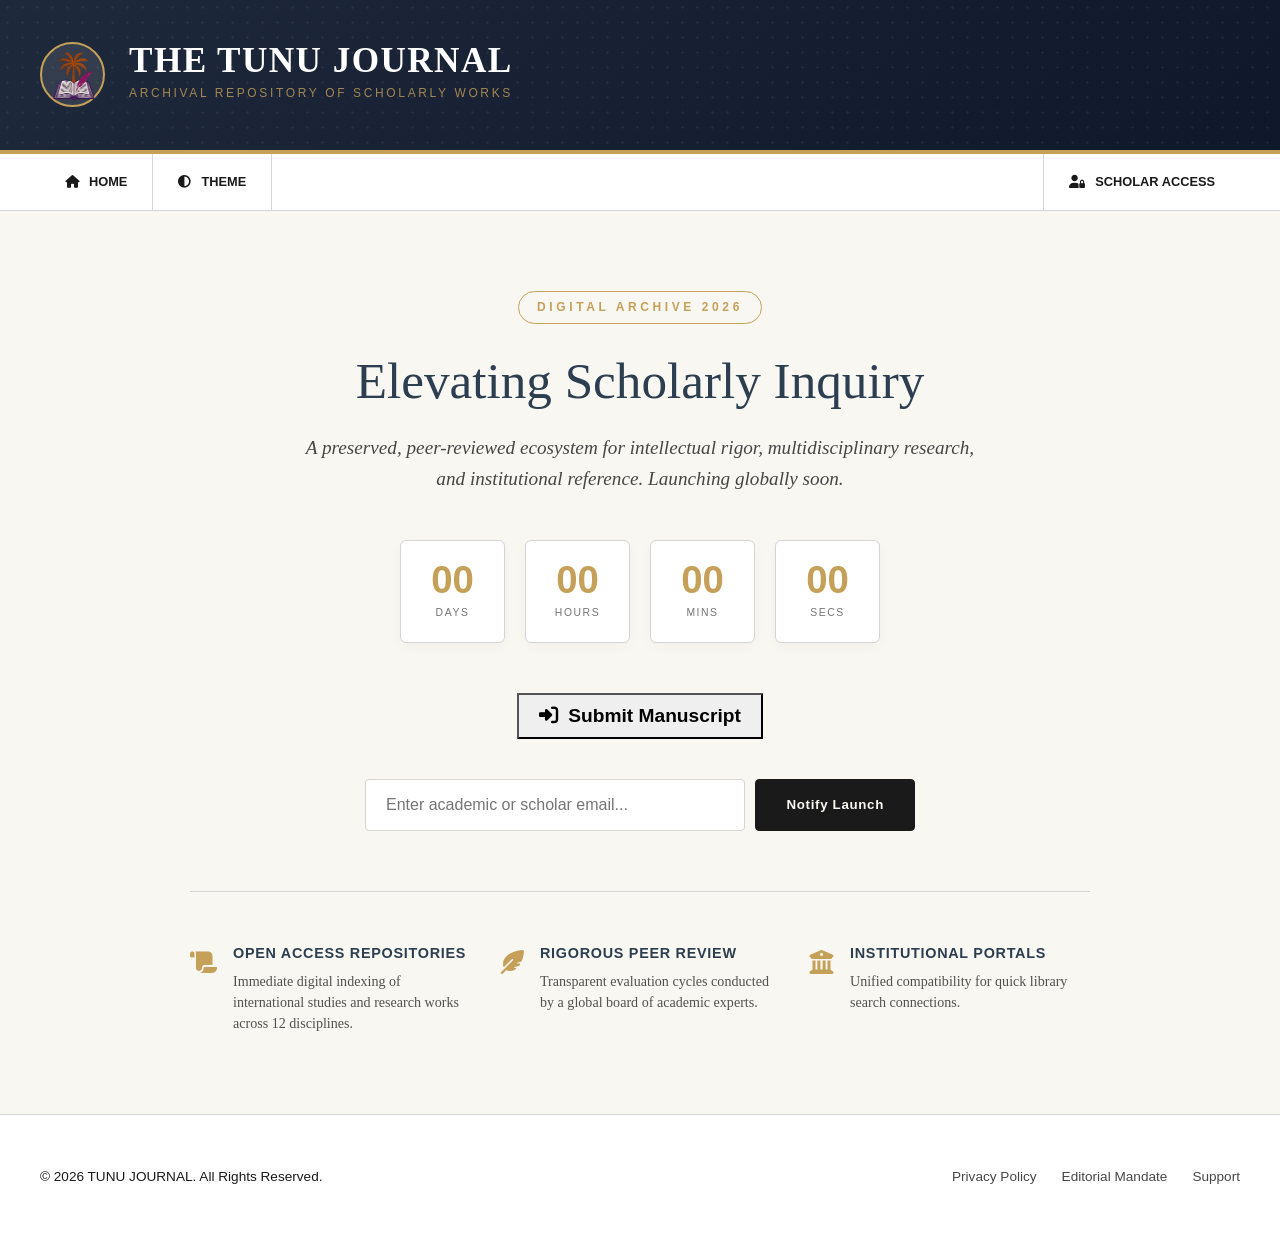
<file: index.html>
<!DOCTYPE html>
<html lang="en">
    <head>
        <meta charset="UTF-8">
        <meta name="viewport" content="width=device-width, initial-scale=1.0">
    
        <title>Tunu Journal - Archival Academic Repository (Coming Soon)</title>
    
        <meta name="description" content="Tunu Journal is an upcoming academic archival repository for research papers, scholarly articles, and student publications. Explore knowledge, research, and innovation.">
    
        <meta name="keywords" content="Tunu Journal, academic archive, research papers, journal repository, student publications, scholarly articles">
    
        <meta name="author" content="Tunu Journal">
    
        <link rel="canonical" href="https://tunujournal.com/">
    
        <!-- Open Graph -->
        <meta property="og:title" content="Tunu Journal - Academic Archival Repository">
        <meta property="og:description" content="An upcoming platform for academic research, journals, and scholarly publishing.">
        <meta property="og:type" content="website">
        <meta property="og:url" content="https://tunujournal.com/">
        <meta property="og:image" content="https://tunujournal.com/assets/icons/logo.png">
    
        <!-- Twitter -->
        <meta name="twitter:card" content="summary_large_image">
        <meta name="twitter:title" content="Tunu Journal">
        <meta name="twitter:description" content="Academic archival repository for research and journals">
        <meta name="twitter:image" content="https://tunujournal.com/assets/icons/logo.png">
    
        <link rel="stylesheet" href="https://cdnjs.cloudflare.com/ajax/libs/font-awesome/6.4.0/css/all.min.css">
        <link rel="shortcut icon" href="/assets/icons/icon_nbg.png" type="image/x-icon">
        <link rel="icon" href="/assets/icons/icon_nbg.png" type="image/x-icon">
        <script type="text/javascript"> function googleTranslateElementInit() { new google.translate.TranslateElement({ pageLanguage: 'en', includedLanguages: 'en,es,fr,de,zh-CN,ar', layout: google.translate.TranslateElement.InlineLayout.SIMPLE }, 'google_translate_element'); } </script> <script type="text/javascript" src="//translate.google.com/translate_a/element.js?cb=googleTranslateElementInit"></script>
    <style>
        :root {
            --paper: #f9f7f2;
            --ink: #1a1a1a;
            --accent: #2c3e50;
            --border: #d4d4d4;
            --header-bg: #1e293b;
            --card-bg: #ffffff;
            --gold: #c5a059;
            --gold-light: #e5c38c;
            --success-bg: rgba(46, 125, 50, 0.1);
            --success-color: #2e7d32;
            --focus-shadow: rgba(197, 160, 89, 0.25);
        }

        body.dark-theme {
            --paper: #121212;
            --ink: #e0e0e0;
            --accent: #c5a059;
            --border: #333333;
            --header-bg: #0f172a;
            --card-bg: #1e1e1e;
            --focus-shadow: rgba(197, 160, 89, 0.4);
        }

        * { 
            padding: 0; 
            margin: 0; 
            box-sizing: border-box; 
            scroll-behavior: smooth; 
        }
        
        body {
            font-family: 'Georgia', serif;
            background-color: var(--paper);
            color: var(--ink);
            line-height: 1.6;
            transition: background-color 0.3s ease, color 0.3s ease;
            min-height: 100vh;
            display: flex;
            flex-direction: column;
            overflow-x: hidden;
        }

        .header {
            background: var(--header-bg);
            color: #fff;
            padding: clamp(20px, 4vw, 40px) clamp(16px, 4vw, 40px);
            border-bottom: 4px solid var(--gold);
            background-image: linear-gradient(135deg, rgba(30, 41, 59, 0.95) 0%, rgba(15, 23, 42, 0.98) 100%);
            position: relative;
            overflow: hidden;
            width: 100%;
        }

        .header::before {
            content: '';
            position: absolute;
            top: 0; left: 0; right: 0; bottom: 0;
            opacity: 0.05;
            background-image: radial-gradient(circle, #fff 10%, transparent 10.5%);
            background-size: 15px 15px;
            pointer-events: none;
        }

        .tunu-desc { 
            display: flex; 
            align-items: center; 
            gap: clamp(16px, 3vw, 24px); 
            max-width: 1200px;
            margin: 0 auto;
            position: relative;
            z-index: 1;
            width: 100%;
        }

        .tunu-logo {
            display: flex;
            align-items: center;
            justify-content: center;
            background: rgba(255, 255, 255, 0.1);
            border: 2px solid var(--gold);
            border-radius: 50%;
            width: clamp(50px, 8vw, 65px);
            height: clamp(50px, 8vw, 65px);
            color: var(--gold);
            font-size: clamp(1.4rem, 2.5vw, 1.8rem);
            flex-shrink: 0;
        }

        .tunu-name {
            flex-grow: 1;
        }

        .tunu-name h1 { 
            font-size: clamp(1.4rem, 3.5vw, 2.2rem); 
            letter-spacing: 0.04em; 
            font-weight: 700;
            color: #ffffff;
            line-height: 1.2;
        }

        .tunu-name p { 
            font-family: sans-serif; 
            font-size: clamp(0.6rem, 1.5vw, 0.75rem); 
            letter-spacing: 0.22em; 
            opacity: 0.8; 
            color: var(--gold);
            margin-top: 4px;
            line-height: 1.3;
        }

        #google_translate_element {
            margin-top: 8px;
        }

        .nav {
            background: var(--card-bg);
            border-bottom: 1px solid var(--border);
            position: sticky;
            top: 0;
            z-index: 100;
            transition: background-color 0.3s ease, border-color 0.3s ease;
            width: 100%;
        }

        .nav-links {
            display: flex;
            width: 100%;
            max-width: 1200px;
            margin: 0 auto;
            align-items: center;
            position: relative;
        }

        .nav-item {
            color: var(--ink);
            text-decoration: none;
            padding: clamp(14px, 2vw, 18px) clamp(16px, 2.5vw, 25px);
            display: inline-flex;
            align-items: center;
            gap: 10px;
            font-family: sans-serif;
            font-size: 0.8rem;
            font-weight: 600;
            border-right: 1px solid var(--border);
            cursor: pointer;
            transition: background 0.2s, color 0.2s;
            min-height: 48px; /* Touch target minimum height */
        }

        .nav-item:hover { 
            background: rgba(0, 0, 0, 0.05); 
        }

        body.dark-theme .nav-item:hover {
            background: rgba(255, 255, 255, 0.05);
        }

        .nav-item.right-align {
            margin-left: auto;
            border-left: 1px solid var(--border);
            border-right: none;
        }

        .menu-toggle {
            display: none;
            background: var(--card-bg);
            border: 1px solid var(--border);
            width: 48px;
            height: 48px;
            font-size: 1.2rem;
            cursor: pointer;
            align-items: center;
            justify-content: center;
            color: var(--ink);
            border-radius: 4px;
            margin: 8px 16px;
            transition: background 0.2s ease;
        }

        main { 
            max-width: 1000px; 
            width: 100%;
            margin: 0 auto; 
            padding: clamp(40px, 8vw, 80px) 20px; 
            flex-grow: 1;
            display: flex;
            flex-direction: column;
            justify-content: center;
            align-items: center;
            text-align: center;
        }

        .coming-soon-badge {
            font-family: sans-serif;
            font-size: clamp(0.65rem, 1.5vw, 0.75rem);
            letter-spacing: 0.3em;
            text-transform: uppercase;
            color: var(--gold);
            border: 1px solid var(--gold);
            padding: 6px 18px;
            border-radius: 50px;
            margin-bottom: clamp(16px, 4vw, 25px);
            display: inline-block;
            font-weight: bold;
        }

        .hero-title {
            font-size: clamp(1.8rem, 5vw, 3.2rem);
            line-height: 1.25;
            color: var(--accent);
            margin-bottom: 20px;
            font-weight: normal;
            max-width: 800px;
        }

        body.dark-theme .hero-title {
            color: #ffffff;
        }

        .hero-subtitle {
            font-size: clamp(1rem, 2.5vw, 1.2rem);
            max-width: 700px;
            margin: 0 auto clamp(30px, 6vw, 45px) auto;
            opacity: 0.8;
            font-style: italic;
        }

        .countdown-container {
            display: grid;
            grid-template-columns: repeat(4, 1fr);
            gap: clamp(8px, 2.5vw, 20px);
            margin-bottom: clamp(35px, 6vw, 50px);
            width: 100%;
            max-width: 480px;
        }

        .countdown-card {
            background: var(--card-bg);
            border: 1px solid var(--border);
            border-radius: 6px;
            padding: clamp(12px, 3vw, 20px) 8px;
            box-shadow: 0 4px 12px rgba(0, 0, 0, 0.03);
            transition: transform 0.3s ease, box-shadow 0.3s ease;
            display: flex;
            flex-direction: column;
            justify-content: center;
            align-items: center;
        }

        .countdown-card:hover {
            transform: translateY(-2px);
            box-shadow: 0 6px 16px rgba(0, 0, 0, 0.06);
        }

        .countdown-number {
            font-size: clamp(1.4rem, 4.5vw, 2.4rem);
            font-weight: bold;
            color: var(--gold);
            font-family: sans-serif;
            line-height: 1;
        }

        .countdown-label {
            font-family: sans-serif;
            font-size: clamp(0.55rem, 1.2vw, 0.65rem);
            text-transform: uppercase;
            letter-spacing: 0.15em;
            opacity: 0.6;
            margin-top: 6px;
            text-align: center;
        }

        .notify-form {
            display: flex;
            width: 100%;
            max-width: 550px;
            gap: 10px;
            margin-bottom: clamp(40px, 8vw, 60px);
            transition: transform 0.2s ease;
        }

        .notify-input {
            flex-grow: 1;
            background: var(--card-bg);
            color: var(--ink);
            border: 1px solid var(--border);
            border-radius: 4px;
            padding: clamp(12px, 2.5vw, 16px) 20px;
            font-size: 1rem;
            outline: none;
            font-family: sans-serif;
            transition: border-color 0.2s, box-shadow 0.2s;
            min-height: 48px;
        }

        .notify-input:focus {
            border-color: var(--gold);
            box-shadow: 0 0 0 3px var(--focus-shadow);
        }

        .notify-btn {
            background: var(--ink);
            color: var(--paper);
            border: 1px solid var(--ink);
            border-radius: 4px;
            padding: clamp(12px, 2.5vw, 16px) clamp(20px, 4vw, 30px);
            font-family: sans-serif;
            font-weight: 600;
            cursor: pointer;
            letter-spacing: 0.05em;
            transition: all 0.2s ease;
            min-height: 48px;
            white-space: nowrap;
        }

        .notify-btn:hover {
            background: var(--gold);
            border-color: var(--gold);
            color: #fff;
        }

        .success-message {
            display: none;
            color: var(--success-color);
            background: var(--success-bg);
            border: 1px solid var(--success-color);
            padding: 16px;
            border-radius: 4px;
            margin-bottom: clamp(40px, 8vw, 60px);
            font-family: sans-serif;
            font-size: 0.95rem;
            width: 100%;
            max-width: 550px;
            text-align: center;
            box-shadow: 0 4px 10px rgba(46, 125, 50, 0.05);
            animation: slideUp 0.3s ease-out;
        }

        .preview-grid {
            display: grid;
            grid-template-columns: repeat(auto-fit, minmax(280px, 1fr));
            gap: 30px;
            width: 100%;
            max-width: 900px;
            border-top: 1px solid var(--border);
            padding-top: clamp(35px, 6vw, 50px);
            text-align: left;
        }

        .preview-item {
            display: flex;
            gap: 16px;
            align-items: flex-start;
        }

        .preview-icon {
            font-size: 1.5rem;
            color: var(--gold);
            margin-top: 2px;
            flex-shrink: 0;
        }

        .preview-content h4 {
            font-family: sans-serif;
            font-size: 0.9rem;
            letter-spacing: 0.05em;
            text-transform: uppercase;
            margin-bottom: 6px;
            color: var(--accent);
        }

        body.dark-theme .preview-content h4 {
            color: #fff;
        }

        .preview-content p {
            font-size: 0.88rem;
            opacity: 0.75;
            line-height: 1.5;
        }

        footer {
            background: var(--card-bg);
            padding: clamp(30px, 5vw, 40px) 20px;
            border-top: 1px solid var(--border);
            margin-top: auto;
            transition: background-color 0.3s ease;
            width: 100%;
        }

        .footer-content {
            max-width: 1200px;
            margin: 0 auto;
            display: flex;
            justify-content: space-between;
            align-items: center;
            flex-wrap: wrap;
            gap: 20px;
            font-family: sans-serif;
            font-size: 0.85rem;
        }

        .footer-links {
            display: flex;
            flex-wrap: wrap;
            gap: clamp(15px, 3vw, 25px);
        }

        .footer-links a {
            color: var(--ink);
            text-decoration: none;
            opacity: 0.8;
            transition: opacity 0.2s, color 0.2s;
            min-height: 44px;
            display: inline-flex;
            align-items: center;
        }

        .footer-links a:hover {
            text-decoration: underline;
            opacity: 1;
            color: var(--gold);
        }

        @keyframes slideUp {
            from { opacity: 0; transform: translateY(8px); }
            to { opacity: 1; transform: translateY(0); }
        }

        @media (max-width: 768px) {
            .menu-toggle {
                display: inline-flex;
            }

            .nav-links {
                display: none;
                flex-direction: column;
                width: 100%;
                background: var(--card-bg);
                border-top: 1px solid var(--border);
                padding: 10px 0;
            }

            .nav-links.active {
                display: flex;
                animation: slideUp 0.25s ease-out;
            }

            .nav-item {
                border-right: none;
                border-bottom: 1px solid var(--border);
                width: 100%;
                padding: 16px 24px;
            }

            .nav-item:last-child {
                border-bottom: none;
            }

            .nav-item.right-align {
                margin-left: 0;
                border-left: none;
            }

            .notify-form {
                flex-direction: column;
                gap: 12px;
            }

            .notify-input, .notify-btn {
                width: 100%;
            }

            .footer-content {
                flex-direction: column;
                text-align: center;
                gap: 20px;
            }

            .footer-links {
                justify-content: center;
            }
        }

        @media (max-width: 360px) {
            .countdown-container {
                gap: 6px;
            }
            .countdown-card {
                padding: 10px 4px;
            }
        }
        .logo-img{
            height: 70px;
        }
        .loginBtn{
            padding: 10px 20px;
            flex-grow: 1;
            display: flex;
            min-width: 150px;
            margin-bottom: 40px;
            justify-content: center;
            align-items: center;
            font-size: larger;
            font-weight: bolder;
            border-radius: 1px;
            gap: 10px;
            cursor: pointer;
            &:hover{
                background: black;
                color: white;
            }
            &:active{
                scale: 0.9;
            }
        }
    </style>
</head>
<body>

    <header class="header">
        <div class="tunu-desc">
            <div class="tunu-logo">
                <img class="logo-img" src="/assets/icons/icon_nbg.png" alt="">
            </div>
            <div class="tunu-name">
                <h1>THE TUNU JOURNAL</h1>
                <p>ARCHIVAL REPOSITORY OF SCHOLARLY WORKS</p>
                <div id="google_translate_element"></div>
            </div>
        </div>
    </header>
    
    <nav class="nav">
        <div class="nav-links-wrapper" style="max-width: 1200px; margin: 0 auto; display: flex; width: 100%; align-items: center; justify-content: space-between;">
            <button class="menu-toggle" id="menu-toggle" aria-label="Toggle navigation menu"><i class="fas fa-bars"></i></button>
            <div class="nav-links" id="nav-links">
                <a class="nav-item" href="#"><i class="fas fa-home"></i> HOME</a>
                <a class="nav-item" id="theme-toggle"><i class="fas fa-circle-half-stroke"></i> THEME</a>
                <a class="nav-item right-align" href="/login/" id="login-trigger"><i class="fas fa-user-lock"></i> SCHOLAR ACCESS</a>
            </div>
        </div>
    </nav>

    <main>
        <div class="coming-soon-badge">Digital Archive 2026</div>
        
        <h2 class="hero-title">Elevating Scholarly Inquiry</h2>
        <p class="hero-subtitle">
            A preserved, peer-reviewed ecosystem for intellectual rigor, multidisciplinary research, and institutional reference. Launching globally soon.
        </p>

        <div class="countdown-container">
            <div class="countdown-card">
                <div class="countdown-number" id="days">00</div>
                <div class="countdown-label">Days</div>
            </div>
            <div class="countdown-card">
                <div class="countdown-number" id="hours">00</div>
                <div class="countdown-label">Hours</div>
            </div>
            <div class="countdown-card">
                <div class="countdown-number" id="minutes">00</div>
                <div class="countdown-label">Mins</div>
            </div>
            <div class="countdown-card">
                <div class="countdown-number" id="seconds">00</div>
                <div class="countdown-label">Secs</div>
            </div>
        </div>
        <div>
            <button class="loginBtn" onclick="window.location.href ='/login'"> <i class="fas fa-sign-in-alt"></i> Submit Manuscript</button>
        </div>

        <form class="notify-form" id="notify-form">
            <input type="email" class="notify-input" placeholder="Enter academic or scholar email..." required aria-label="Academic email registration">
            <button type="submit" class="notify-btn">Notify Launch</button>
        </form>
        <div class="success-message" id="success-msg">
            <i class="fas fa-check-circle"></i> Your institutional address has been enrolled for launch updates.
        </div>

        <div class="preview-grid">
            <div class="preview-item">
                <div class="preview-icon"><i class="fas fa-scroll"></i></div>
                <div class="preview-content">
                    <h4>Open Access Repositories</h4>
                    <p>Immediate digital indexing of international studies and research works across 12 disciplines.</p>
                </div>
            </div>
            <div class="preview-item">
                <div class="preview-icon"><i class="fas fa-feather-pointed"></i></div>
                <div class="preview-content">
                    <h4>Rigorous Peer Review</h4>
                    <p>Transparent evaluation cycles conducted by a global board of academic experts.</p>
                </div>
            </div>
            <div class="preview-item">
                <div class="preview-icon"><i class="fas fa-building-columns"></i></div>
                <div class="preview-content">
                    <h4>Institutional Portals</h4>
                    <p>Unified compatibility for quick library search connections.</p>
                </div>
            </div>
        </div>
    </main>

    <footer>
        <div class="footer-content">
            <div>&copy; 2026 TUNU JOURNAL. All Rights Reserved.</div>
            <div class="footer-links">
                <a href="#">Privacy Policy</a>
                <a href="#">Editorial Mandate</a>
                <a target="blank" href="mailto:tunupublishers@gmail.com">Support</a>
            </div>
        </div>
    </footer>

    <script>
        const targetDate = new Date("June 30, 2026 24:00:00");
        targetDate.setDate(targetDate.getDate());

        function updateCountdown() {
            const now = new Date().getTime();
            const difference = targetDate.getTime() - now;

            const d = Math.max(0, Math.floor(difference / (1000 * 60 * 60 * 24)));
            const h = Math.max(0, Math.floor((difference % (1000 * 60 * 60 * 24)) / (1000 * 60 * 60)));
            const m = Math.max(0, Math.floor((difference % (1000 * 60 * 60)) / (1000 * 60)));
            const s = Math.max(0, Math.floor((difference % (1000 * 60)) / 1000));

            document.getElementById('days').textContent = d.toString().padStart(2, '0');
            document.getElementById('hours').textContent = h.toString().padStart(2, '0');
            document.getElementById('minutes').textContent = m.toString().padStart(2, '0');
            document.getElementById('seconds').textContent = s.toString().padStart(2, '0');
        }

        setInterval(updateCountdown, 1000);
        updateCountdown();

        const menuToggle = document.getElementById('menu-toggle');
        const navLinks = document.getElementById('nav-links');

        menuToggle.addEventListener('click', (e) => {
            e.stopPropagation();
            navLinks.classList.toggle('active');
        });

        document.addEventListener('click', (e) => {
            if (!navLinks.contains(e.target) && !menuToggle.contains(e.target)) {
                navLinks.classList.remove('active');
            }
        });

        const themeToggle = document.getElementById('theme-toggle');
        const activeTheme = localStorage.getItem('tunu_theme');
        
        if (activeTheme === 'dark') {
            document.body.classList.add('dark-theme');
        }

        themeToggle.addEventListener('click', () => {
            document.body.classList.toggle('dark-theme');
            if (document.body.classList.contains('dark-theme')) {
                localStorage.setItem('tunu_theme', 'dark');
            } else {
                localStorage.setItem('tunu_theme', 'light');
            }
        });

        const notifyForm = document.getElementById('notify-form');
        const successMsg = document.getElementById('success-msg');

        notifyForm.addEventListener('submit', (e) => {
            e.preventDefault();
            notifyForm.style.display = 'none';
            successMsg.style.display = 'block';
        });
    </script>
</body>
</html>
</file>
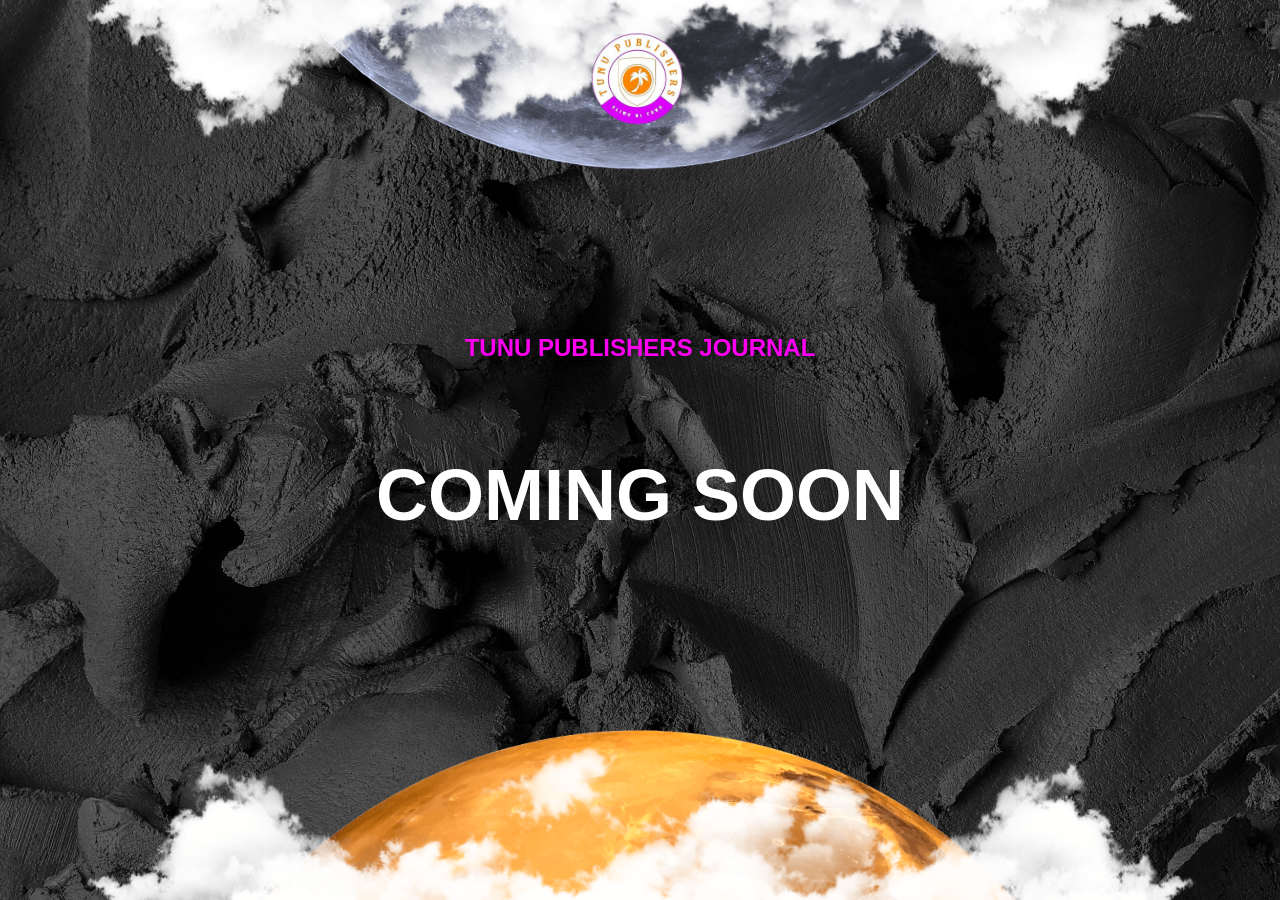
<file: coming soon/index.html>
<!DOCTYPE html>
<html lang="en">
<head>
    <meta charset="UTF-8">
    <meta name="viewport" content="width=device-width, initial-scale=1.0">
    <title>Tunu Journal | Coming Soon</title>
    <style>
        body {
            background-color:rgb(46, 46, 46);
            min-height: 100vh;
            width: 100%;
            display: flex;
            flex-direction: column;
            align-items: center;
            justify-content: center;
            margin: 0;
            font-family: sans-serif;
            background-image: url(/resources/bgs/11_09_2018_Textures5595A.jpg);
            background-position: center;
            background-repeat: no-repeat;
            background-size: cover;
        }
        main{
            display: flex;
            flex-direction: column;
            justify-content: space-between;
            align-items: stretch;
            width: 100%;
            height: 100%;
            flex-grow: 1;

            >div{
                flex-grow: 1;
            }
        }
        .b-img, .top-img{
            justify-content: center;
            flex-direction: column;
            display: flex;
            padding: 10px;
            align-items:center;
            background-image: url(/resources/bgs/cloudsmars@2x.png);
            background-position: bottom;
            background-repeat: no-repeat;
            background-size: contain;
            max-height: 150px;
        }
        .top-img{
            background-image: url(/resources/bgs/cloudsmoon@2x.png);
            background-position: top;
            position: relative;

        }
        h4{
            margin-top: 30px;
            color: rgb(255, 0, 242);
            text-shadow: 4px 0px 10px rgb(0, 0, 0);
            text-align: center;
            font-size: 0.5em;
        }
        .content{
            width: 95%;
            max-width: 1200px;
            margin: auto;
            border-radius: 20px;
            color: white;
            justify-content: center;
            align-items: center;
            display: flex;
            flex-direction: column;
            font-size: 3em;
            text-align: center;
        }
        #logo{
            margin: auto;
            width: 100px;
        }

    </style>
</head>
<body>
<main>
    <div class="top-img">
        <img id="logo" style="margin-top: 20px;" src="/resources/icons/tunu_logo.png" alt="">
    </div>
    <div class="content">
        <h4>TUNU PUBLISHERS JOURNAL</h4>
        <h2>COMING SOON</h2>
    </div>
    <div class="b-img">
    </div>

</main>
</body>
</html>
</file>
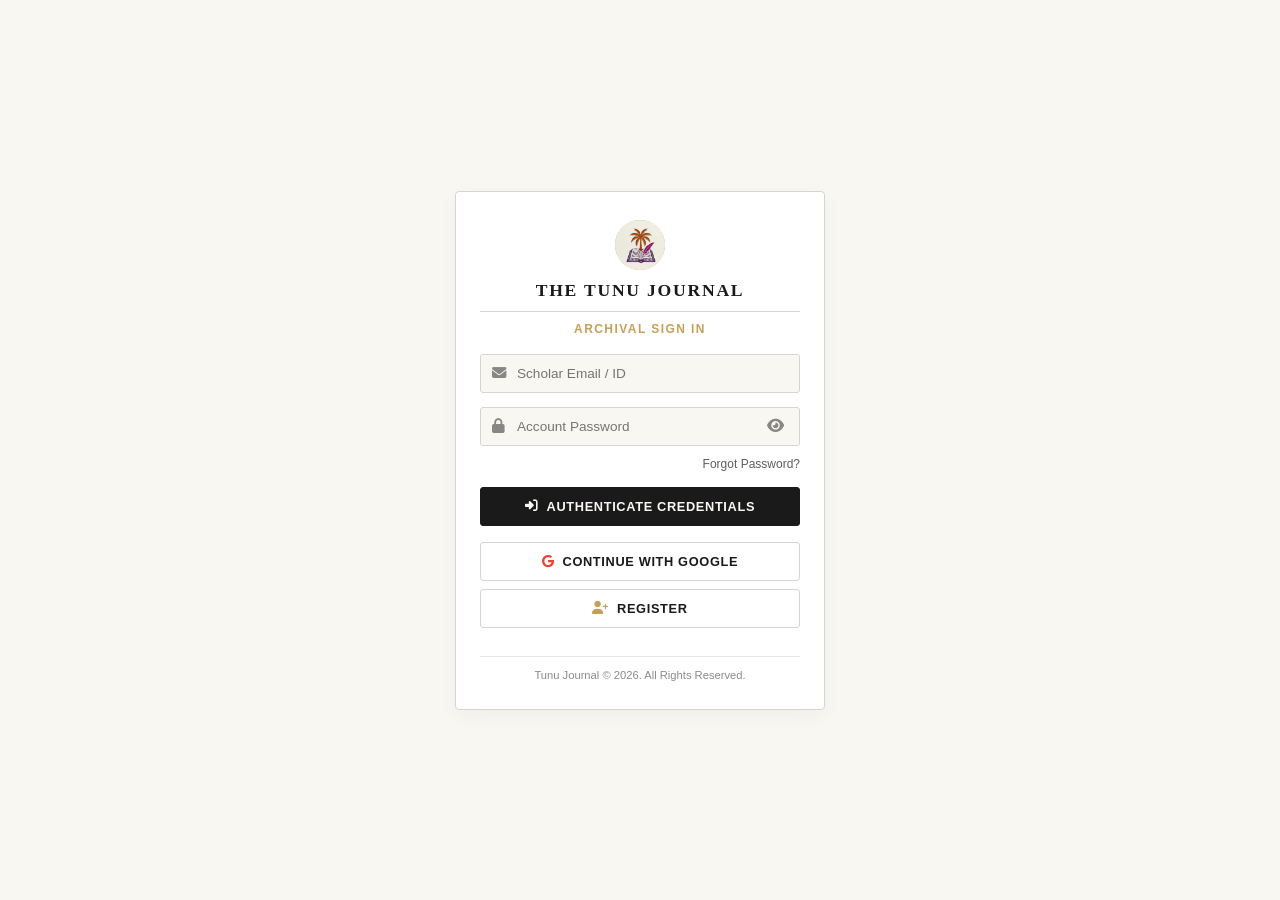
<file: dashboard/index.html>
<!DOCTYPE html>
<html lang="en">
<head>
    <meta charset="UTF-8">
    <meta name="viewport" content="width=device-width, initial-scale=1.0">
    <title>DASHBOARD | THE TUNU JOURNAL</title>
    <link rel="stylesheet" href="https://cdnjs.cloudflare.com/ajax/libs/font-awesome/6.4.0/css/all.min.css">
    <script src="/resources/base/base.js"></script>
    
    <style>
        :root { 
            --paper: #f9f7f2; --ink: #1a1a1a; --border: #d4d4d4; 
            --pending-bg: #fff3cd; --pending-text: #856404;
            --accepted-bg: #d4edda; --accepted-text: #155724;
            --rejected-bg: #f8d7da; --rejected-text: #721c24;
        }
        * { padding: 0; margin: 0; box-sizing: border-box; }
        body { font-family: 'Georgia', serif; background: #f0ede9; padding-top: 80px; color: var(--ink); line-height: 1.6; }
        
        #loader-overlay {
            position: fixed; top: 0; left: 0; width: 100%; height: 100%;
            background: rgba(255,255,255,0.8); display: none; z-index: 9999;
            align-items: center; justify-content: center; font-size: 2rem;
        }

        header { position: fixed; top: 0; width: 100%; background: white; border-bottom: 1px solid var(--border); padding: 15px 20px; display: flex; justify-content: space-between; align-items: center; z-index: 1000; }
        .logo { font-weight: bold; letter-spacing: 2px; text-transform: uppercase; }
        .menu-toggle { display: none; cursor: pointer; font-size: 1.2rem; }
        .nav-links { display: flex; gap: 20px; }
        .nav-links a { text-decoration: none; color: var(--ink); text-transform: uppercase; font-size: 0.8rem; font-family: sans-serif; }
        
        .container { max-width: 900px; margin: auto; padding: 20px; }
        .card { background: white; padding: 30px; border: 1px solid var(--border); margin-bottom: 20px; box-shadow: 0 4px 6px -1px rgba(0,0,0,0.05); }
        
        .badge { padding: 4px 10px; border-radius: 4px; font-family: sans-serif; font-size: 0.7rem; text-transform: uppercase; font-weight: bold; display: inline-block; }
        .status-pending { background: var(--pending-bg); color: var(--pending-text); }
        .status-accepted { background: var(--accepted-bg); color: var(--accepted-text); }
        .status-rejected { background: var(--rejected-bg); color: var(--rejected-text); }

        h1, h2 { font-weight: normal; margin-bottom: 20px; letter-spacing: 0.05em; text-transform: uppercase; border-bottom: 1px solid var(--ink); padding-bottom: 10px; }
        
        .profile-header { display: flex; align-items: center; gap: 20px; padding-bottom: 20px; border-bottom: 1px solid var(--border); }
        .avatar { width: 60px; height: 60px; background: #e5e5e5; border-radius: 50%; display: flex; align-items: center; justify-content: center; font-size: 1.5rem; color: #999; }
        
        table { width: 100%; border-collapse: collapse; margin-top: 20px; }
        th { text-align: left; font-family: sans-serif; font-size: 0.7rem; text-transform: uppercase; padding: 10px; border-bottom: 2px solid var(--ink); }
        td { padding: 15px 10px; border-bottom: 1px solid var(--border); font-size: 0.95rem; }
        
        .btn { display: inline-block; background: var(--ink); color: white; padding: 12px 24px; text-decoration: none; text-transform: uppercase; font-size: 0.8rem; border: none; cursor: pointer; }
        input, textarea { width: 100%; padding: 12px; margin-bottom: 15px; border: 1px solid var(--border); font-family: 'Georgia', serif; background: #fafafa; }
        
        .sub-actions { display: flex; gap: 15px; }
        #notify { position: fixed; top: 80px; right: 20px; padding: 15px; background: var(--ink); color: white; display: none; z-index: 100; border-radius: 4px; }

        @media (max-width: 768px) {
            .menu-toggle { display: block; }
            .nav-links { display: none; position: absolute; top: 100%; left: 0; width: 100%; background: white; flex-direction: column; padding: 20px; border-bottom: 1px solid var(--border); gap: 15px; }
            .nav-links.active { display: flex; }
            th { display: none; }
            td { display: block; width: 100%; border-bottom: 1px solid #eee; position: relative; padding-left: 40%; }
            td::before { content: attr(data-label); position: absolute; left: 10px; font-weight: bold; font-size: 0.7rem; color: #777; text-transform: uppercase; }
        }
    </style>
</head>
<body>
    <div id="loader-overlay"><i class="fas fa-spinner fa-spin"></i></div>
    <header>
        <div class="logo">The Tunu Journal</div>
        <div class="menu-toggle" onclick="document.querySelector('.nav-links').classList.toggle('active')"><i class="fas fa-bars"></i></div>
        <nav class="nav-links">
            <a href="/dashboard">Dashboard</a>
            <a href="/">Archive</a>
            <a href="/logout">Logout</a>
        </nav>
    </header>

    <div id="notify"></div>
    <div class="container">
        <div class="card">
            <div class="profile-header">
                <div class="avatar"><i class="fas fa-user"></i></div>
                <div>
                    <h1 style="border:none; margin:0; font-size:1.5rem;">Author Profile</h1>
                    <p id="email" style="font-family: sans-serif; font-size: 0.8rem; color:#777;"></p>
                </div>
            </div>
            <div style="margin-top:20px;"><span style="display:block; font-family:sans-serif; font-size:0.7rem; color:#777;">Full Name</span> <span id="name"></span></div>
        </div>

        <div class="card">
            <h2>Submit New Manuscript</h2>
            <form id="uploadForm">
                <input type="text" id="title" placeholder="Manuscript Title" required>
                <input type="file" id="pdf" accept="application/pdf" required>
                <button type="submit" class="btn">Upload Manuscript</button>
            </form>
        </div>

        <div class="card">
            <h2>My Submissions</h2>
            <table id="submissions-table">
                <thead><tr><th>ID</th><th>Title</th><th>Status</th><th>Actions</th></tr></thead>
                <tbody id="submission-list"></tbody>
            </table>
        </div>
    </div>

    <script>
        const urlParams = new URLSearchParams(window.location.search);
        const params = urlParams.get('params');
        const notifyEl = document.getElementById('notify');
        const loader = document.getElementById('loader-overlay');

        function toggleLoader(show) { loader.style.display = show ? 'flex' : 'none'; }
        function notify(msg) {
            notifyEl.innerText = msg;
            notifyEl.style.display = 'block';
            setTimeout(() => notifyEl.style.display = 'none', 3000);
        }

        function getStatusBadge(status) {
            const s = status.toLowerCase();
            let cls = 'status-pending';
            if (s.includes('accept')) cls = 'status-accepted';
            if (s.includes('reject')) cls = 'status-rejected';
            return `<span class="badge ${cls}">${status}</span>`;
        }

        async function initDashboard() {
            if (!params) return window.location.href = '/login';
            try {
                toggleLoader(true);
                const decoded = JSON.parse(atob(params.replace(/-/g, '+').replace(/_/g, '/')));
                document.getElementById('name').innerText = decoded.name;
                document.getElementById('email').innerText = decoded.email;
                window.token = decoded.token;
                await loadSubmissions();
            } catch (e) { document.body.innerHTML = '<h1>Session Error</h1>'; }
            finally { toggleLoader(false); }
        }

        async function loadSubmissions() {
            const res = await fetch(`${API_URL}/my-submissions`, { headers: { 'Authorization': window.token } });
            const subs = await res.json();
            const list = document.getElementById('submission-list');
            list.innerHTML = subs.map(s => `
                <tr>
                    <td data-label="ID">${s.id}</td>
                    <td data-label="Title">${s.title}</td>
                    <td data-label="Status">${getStatusBadge(s.status)}</td>
                    <td data-label="Actions" class="sub-actions">
                        <a href="${API_URL}/${s.pdf_url}?download=true" download><i class="fas fa-download"></i></a>
                        <a href="${API_URL}/${s.pdf_url}" target="_blank"><i class="fas fa-eye"></i></a>
                    </td>
                </tr>
            `).join('');
        }

        document.getElementById('uploadForm').onsubmit = async (e) => {
            e.preventDefault();
            toggleLoader(true);
            const formData = new FormData();
            formData.append('title', document.getElementById('title').value);
            formData.append('abstract', 'No Abstract');
            formData.append('pdf', document.getElementById('pdf').files[0]);

            const res = await fetch(`${API_URL}/submit?token=${window.token}`, { method: 'POST', body: formData });
            const data = await res.json();
            notify(data.message || 'Submission successful');
            await loadSubmissions();
            e.target.reset();
            toggleLoader(false);
        };

        initDashboard();
    </script>
</body>
</html>
</file>
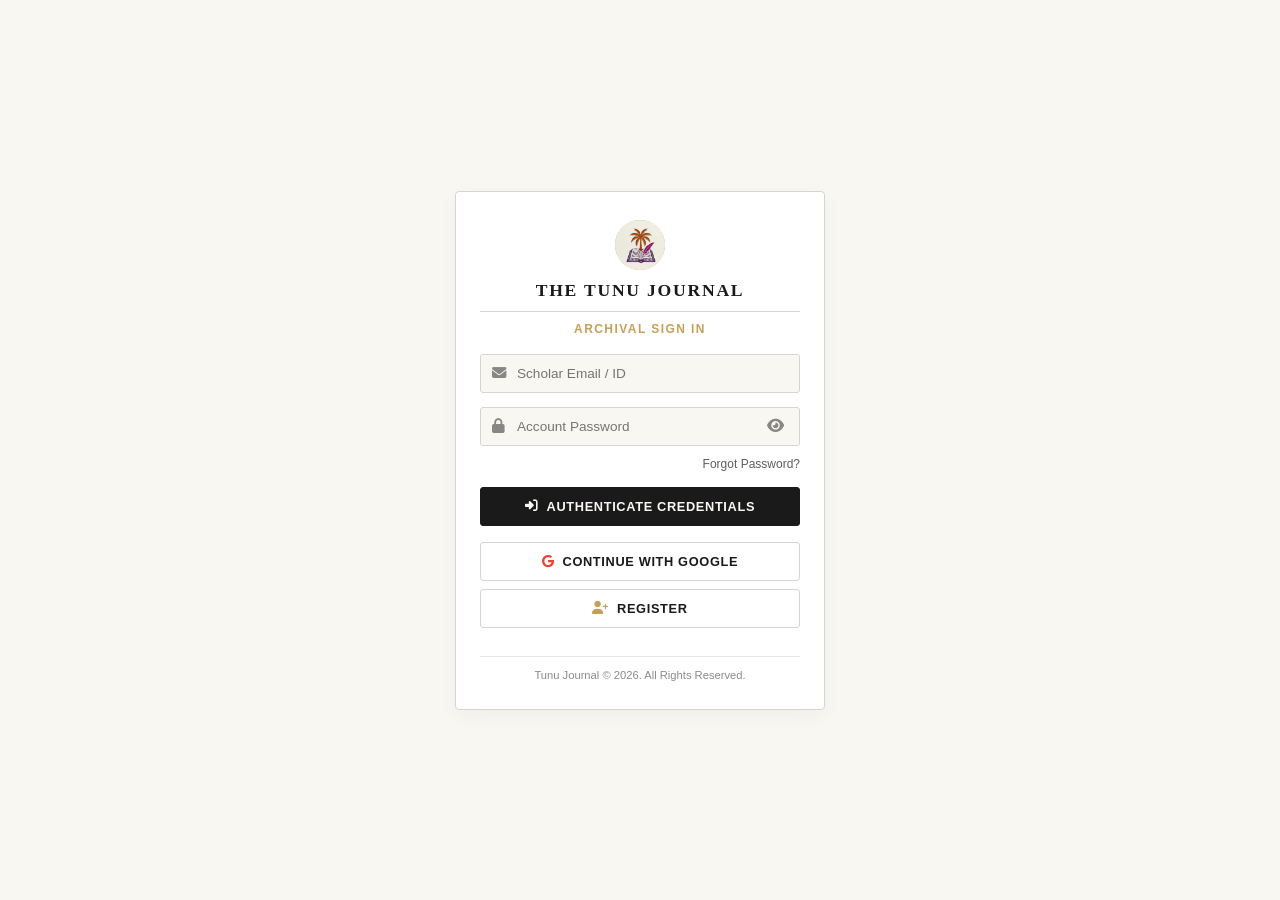
<file: login/index.html>
<!DOCTYPE html>
<html lang="en">
<head>
    <head>
        <meta charset="UTF-8">
        <meta name="viewport" content="width=device-width, initial-scale=1.0">
    
        <title>Tunu Journal Login</title>
        <meta name="description" content="Login to Tunu Journal. Access academic archives, submit articles, and manage your scholarly account securely.">
        <meta name="keywords" content="Tunu Journal, login, academic journal, research archive, university articles, scholar login">
        <meta name="author" content="Tunu Journal">
    
        <link rel="canonical" href="https://tunujournal.com/login">
    
        <!-- Open Graph -->
        <meta property="og:title" content="Tunu Journal Login">
        <meta property="og:description" content="Secure login to access academic archives and research submissions.">
        <meta property="og:type" content="website">
        <meta property="og:url" content="https://tunujournal.com/login">
        <meta property="og:image" content="https://tunujournal.com/assets/icons/icon_nbg.png">
    
        <!-- Twitter Card -->
        <meta name="twitter:card" content="summary_large_image">
        <meta name="twitter:title" content="Tunu Journal Login">
        <meta name="twitter:description" content="Secure access to Tunu Journal academic platform">
        <meta name="twitter:image" content="https://tunujournal.com/assets/icons/icon_nbg.png">
    
        <link rel="stylesheet" href="https://cdnjs.cloudflare.com/ajax/libs/font-awesome/6.4.0/css/all.min.css">
        <script src="/resources/base/base.js"></script>
    
        <link rel="shortcut icon" href="/assets/icons/icon_nbg.png" type="image/x-icon">
        <link rel="icon" href="/assets/icons/icon_nbg.png" type="image/x-icon">
    <style>
        :root {
            --paper: #f9f7f2;
            --ink: #1a1a1a;
            --border: #d4d4d4;
            --gold: #c5a059;
            --accent: #2c3e50;
            --card-bg: #ffffff;
            --success-color: #2e7d32;
            --success-bg: rgba(46, 125, 50, 0.1);
            --error-color: #c62828;
            --error-bg: rgba(198, 40, 40, 0.1);
        }

        @media (prefers-color-scheme: dark) {
            :root {
                --paper: #121212;
                --ink: #e0e0e0;
                --border: #333333;
                --card-bg: #1e1e1e;
                --accent: #c5a059;
            }
        }

        * { 
            padding: 0px; 
            margin: 0; 
            box-sizing: border-box; 
        }

        body {
            width: 100%;
            min-height: 100vh;
            background: var(--paper);
            display: flex;
            justify-content: center;
            align-items: center;
            font-family: 'Georgia', serif;
            color: var(--ink);
            padding: 16px;
            transition: background-color 0.3s ease, color 0.3s ease;
        }

        #loginForm {
            background: var(--card-bg);
            padding: 28px 24px; /* Reduced from 40px - tighter padding */
            display: flex;
            flex-direction: column;
            gap: 14px; /* Reduced from 16px - tighter layout */
            width: 100%;
            max-width: 370px; /* Reduced from 480px - much narrower and crisp */
            border: 1px solid var(--border);
            border-radius: 4px;
            box-shadow: 0 6px 20px rgba(0, 0, 0, 0.04);
            transition: background-color 0.3s ease, border-color 0.3s ease;
        }

        .logo-cont {
            width: 100%;
            margin-bottom: 2px;
            text-align: center;
        }

        .logo {
            display: flex;
            align-items: center;
            justify-content: center;
            background: rgb(235, 234, 232);
            border: 1.5px solid var(--gold);
            border-radius: 50%;
            width: 50px; /* Slimmer logo size */
            height: 50px;
            color: var(--gold);
            font-size: 1.3rem;
            margin: 0 auto 10px auto;
        }

        .journal-title {
            font-size: 1.1rem;
            font-weight: bold;
            letter-spacing: 0.1em;
            color: var(--ink);
        }

        .divider {
            margin: 10px 0;
            border: none;
            border-top: 1px solid var(--border);
        }

        .login-tag {
            font-family: sans-serif;
            font-weight: 700;
            text-transform: uppercase;
            font-size: 0.75rem;
            letter-spacing: 0.12em;
            color: var(--gold);
            margin-bottom: 2px;
        }

        .input-field { 
            position: relative; 
            width: 100%; 
        }

        .inp-icon { 
            position: absolute; 
            top: 50%; 
            transform: translateY(-50%);
            left: 12px; 
            color: var(--ink);
            opacity: 0.5;
            font-size: 0.9rem;
            transition: opacity 0.2s ease;
        }

        .inp {
            width: 100%;
        }

        .inp input {
            width: 100%;
            padding: 11px 12px 11px 36px; /* Tighter vertical/horizontal padding */
            background: var(--paper);
            color: var(--ink);
            border: 1px solid var(--border);
            border-radius: 3px;
            outline: none;
            font-family: sans-serif;
            font-size: 0.85rem;
            transition: all 0.2s ease;
        }

        .inp input:focus { 
            border-color: var(--gold);
            background: var(--card-bg);
        }

        .inp input:focus + .inp-icon {
            opacity: 1;
            color: var(--gold);
        }

        .btn {
            background: var(--ink);
            color: var(--paper);
            padding: 11px; /* Leaner buttons */
            width: 100%;
            border: 1px solid var(--ink);
            border-radius: 3px;
            cursor: pointer;
            text-transform: uppercase;
            font-family: sans-serif;
            font-weight: 600;
            font-size: 0.8rem;
            letter-spacing: 0.05em;
            display: inline-flex;
            justify-content: center;
            align-items: center;
            gap: 8px;
            transition: all 0.2s ease;
            text-decoration: none;
        }

        .btn:hover {
            background: var(--gold);
            border-color: var(--gold);
            color: #fff;
        }

        .btn:active { 
            transform: scale(0.98); 
        }

        .eye { 
            position: absolute; 
            top: 50%;
            transform: translateY(-50%);
            right: 12px; 
            cursor: pointer; 
            color: var(--ink);
            opacity: 0.5;
            padding: 4px;
            font-size: 0.95rem;
        }
        .eye:hover {
            opacity: 1;
        }

        .forgot-link-container {
            width: 100%;
            display: flex;
            justify-content: flex-end;
            margin-top: -3px;
            margin-bottom: 2px;
        }

        .forgot-link-container a {
            font-family: sans-serif;
            font-size: 0.75rem;
            color: var(--ink);
            opacity: 0.7;
            text-decoration: none;
            transition: opacity 0.2s ease, color 0.2s ease;
        }

        .forgot-link-container a:hover {
            opacity: 1;
            color: var(--gold);
        }

        .page-links {
            display: flex;
            flex-direction: column;
            gap: 8px;
            width: 100%;
            margin-top: 2px;
        }

        .google-btn {
            text-decoration: none;
            background: var(--card-bg);
            border: 1px solid var(--border);
            color: var(--ink);
            user-select: none;
        }
        .google-btn:hover {
            background: var(--paper);
            border-color: var(--ink);
            color: var(--ink);
        }

        button:disabled, a.btn:disabled {
            background: #888888 !important;
            border-color: #888888 !important;
            cursor: not-allowed;
            opacity: 0.6;
        }

        .alertDiv {
            gap: 10px;
            padding: 9px 12px;
            border-radius: 3px;
            font-size: 0.8rem;
            display: none;
            align-items: center;
            width: 100%;
            font-family: sans-serif;
            line-height: 1.3;
        }

        .alertDiv.show {
            display: flex;
        }

        .alertDiv.error {
            color: var(--error-color);
            background: var(--error-bg);
            border: 1px solid var(--error-color);
        }

        .alertDiv.success {
            color: var(--success-color);
            background: var(--success-bg);
            border: 1px solid var(--success-color);
        }

        .alertIcon {
            font-size: 1rem;
        }
        
        .alertDiv.error .alertIcon {
            animation: swing 0.6s ease;
        }

        @keyframes swing {
            0%, 100% { transform: rotate(0deg); }
            20% { transform: rotate(12deg); }
            40% { transform: rotate(-12deg); }
            60% { transform: rotate(8deg); }
            80% { transform: rotate(-8deg); }
        }

        .footer { 
            margin-top: 14px; 
            text-align: center; 
            font-size: 0.7rem; 
            color: var(--ink);
            opacity: 0.5;
            border-top: 1px solid var(--border); 
            padding-top: 12px; 
            font-family: sans-serif;
        }

        @media (max-width: 400px) {
            #loginForm {
                padding: 22px 18px;
            }
        }
        .logo-img{
            height: 50px;
            border-radius: 50%;

        }
    </style>
</head>
<body>
    <form id="loginForm">
        <div class="logo-cont">
            <div class="logo">
               <img src="/assets/icons/icon.png" class="logo-img" alt="">
            </div>
            <div class="journal-title">THE TUNU JOURNAL</div>
            <hr class="divider">
            <div class="login-tag">Archival Sign In</div>
        </div>

        <!-- Custom Notification Alert Box -->
        <div class="alertDiv" id="alert-box">
            <div class="alertIcon" id="alert-icon">
                <i class="fas fa-bell"></i>
            </div>
            <div class="alertText" id="alert-text">
                All fields are required
            </div>
        </div>

        <div class="input-field">
            <div class="inp">
                <input type="email" id="email" placeholder="Scholar Email / ID" required>
                <i class="fas fa-envelope inp-icon"></i>
            </div>
        </div>

        <div class="input-field">
            <div class="inp">
                <input type="password" id="password" placeholder="Account Password" required>
                <i class="fas fa-lock inp-icon"></i>
            </div>
            <div class="eye" id="password-toggle"><i class="fas fa-eye"></i></div>
        </div>

        <div class="forgot-link-container">
            <a href="#" id="forgot-password-link">Forgot Password?</a>
        </div>
        
        <button class="btn submit" type="submit" id="submit-btn">
            <i class="fas fa-sign-in-alt"></i>            
            Authenticate Credentials
        </button>

        <div class="page-links">
            <a class="btn google-btn" href="/google/login/" id="google-btn">
                <i class="fab fa-google" style="color: #ea4335;"></i>
                Continue with Google
            </a>
            <a class="btn google-btn" href="/register" id="register-redirect">
                <i class="fas fa-user-plus" style="color: #c5a059;"></i>
                Register 
            </a>
        </div>

        <div class="footer">
            Tunu Journal &copy; 2026. All Rights Reserved.
        </div>
    </form>

    <script>
        const passwordToggle = document.getElementById('password-toggle');
        const passwordInput = document.getElementById('password');

        passwordToggle.addEventListener('click', () => {
            const isPassword = passwordInput.type === 'password';
            passwordInput.type = isPassword ? 'text' : 'password';
            passwordToggle.innerHTML = isPassword 
                ? '<i class="fas fa-eye-slash"></i>' 
                : '<i class="fas fa-eye"></i>';
        });

        function showAlert(type, text) {
            const alertBox = document.getElementById('alert-box');
            const alertIcon = document.getElementById('alert-icon');
            const alertText = document.getElementById('alert-text');

            alertBox.className = 'alertDiv ' + type;
            
            if (type === 'error') {
                alertIcon.innerHTML = '<i class="fas fa-exclamation-triangle"></i>';
            } else if (type === 'success') {
                alertIcon.innerHTML = '<i class="fas fa-check-circle"></i>';
            } else {
                alertIcon.innerHTML = '<i class="fas fa-bell"></i>';
            }

            alertText.textContent = text;
            alertBox.classList.add('show');

            setTimeout(() => {
                alertBox.classList.remove('show');
            }, 5000);
        }

        function isLoading(loading) {
            const btn = document.getElementById('submit-btn');
            if (loading) {
                btn.disabled = true;
                btn.innerHTML = '<i class="fas fa-spinner fa-spin"></i> Authenticating...';
            } else {
                btn.disabled = false;
                btn.innerHTML = '<i class="fas fa-sign-in-alt"></i> Authenticate Credentials';
            }
        }

        const gbtn = document.getElementById('google-btn')
        gbtn.addEventListener('click', (e) => {
            e.preventDefault();
            showAlert('success', 'Redirecting to sign-in securely using Google credentials...');
            setTimeout(window.location.href = gbtn.getAttribute('href') )
        });

        document.getElementById('forgot-password-link').addEventListener('click', (e) => {
            e.preventDefault();
            showAlert('error', 'Password reset functionality to be added');
        });

        document.getElementById('loginForm').addEventListener('submit', (e) => {
            e.preventDefault();
            
            const email = document.getElementById('email').value.trim();
            const password = passwordInput.value.trim();

            if (!email || !password) {
                showAlert('error', 'Please provide both your Scholar ID and passcode.');
                return;
            }

            isLoading(true);

            const API_ENDPOINT = (window.API_URL) + '/api/login';

            fetch(API_ENDPOINT, {
                method: 'POST',
                headers: {
                    'Content-Type': 'application/json'
                },
                body: JSON.stringify({ email, password })
            })
            .then(res => {
                return res.json();
            })
            .then(data => {
                isLoading(false);
                if (data.error) {
                    showAlert('error', data.error);
                } else if (data.token) {
                    showAlert('success', `Success! Welcome back, ${data.username || 'Scholar'}. Navigating to archive...`);
                    setTimeout(() =>{
                        window.location.href = '/dashboard/?params=' + data.token

                    }, 100)
                }
            })
            .catch(err => {
                setTimeout(() => {
                    isLoading(false);
                    showAlert('error',err.message);
                }, 1200);
            });
        });
    </script>
</body>
</html>
</file>
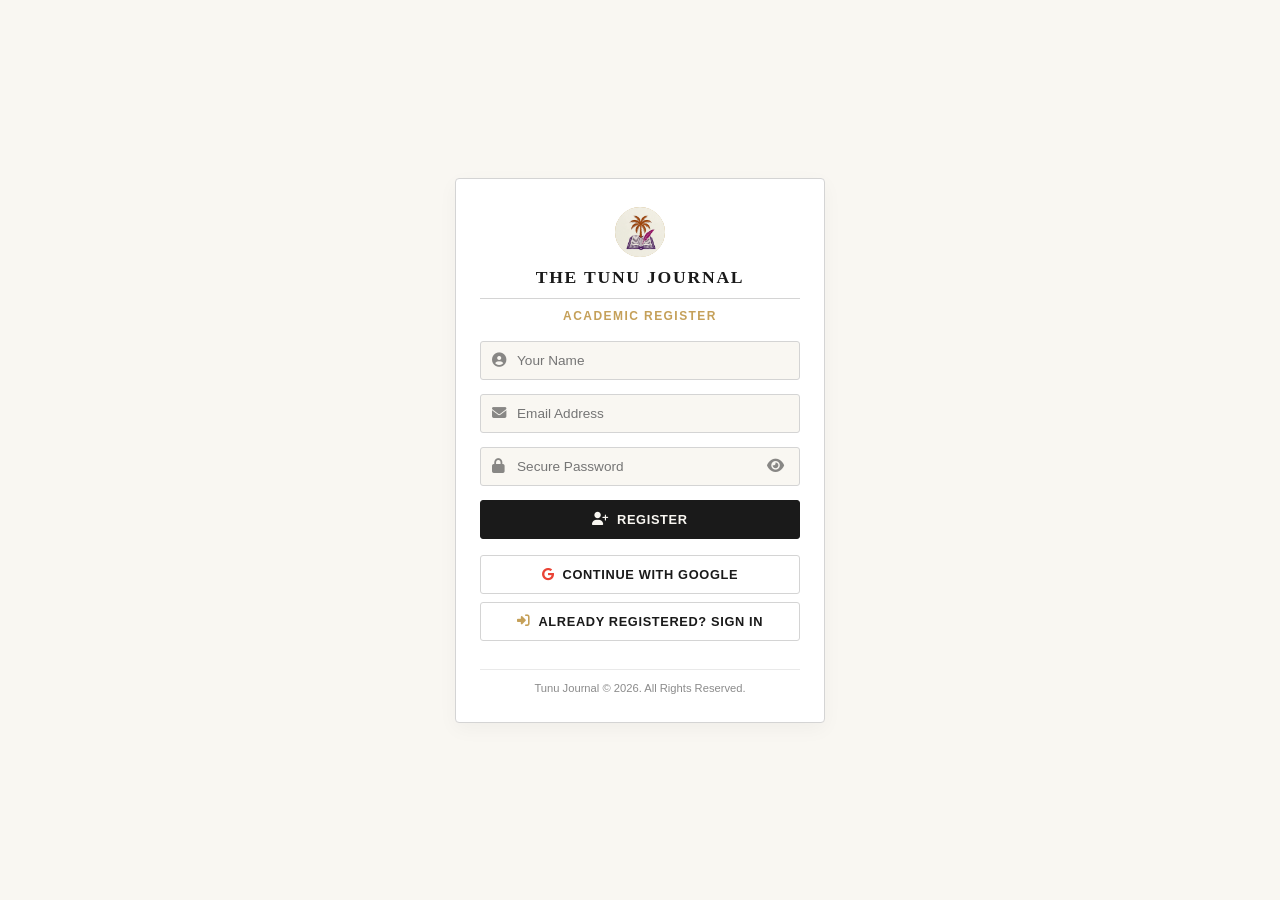
<file: register/index.html>
<!DOCTYPE html>
<html lang="en">
<head>
    <meta charset="UTF-8">
    <meta name="viewport" content="width=device-width, initial-scale=1.0">
    <title>REGISTER | THE TUNU JOURNAL</title>
    <link rel="stylesheet" href="https://cdnjs.cloudflare.com/ajax/libs/font-awesome/6.4.0/css/all.min.css">
    <script src="/resources/base/base.js"></script>
    <style>
        :root {
            --paper: #f9f7f2;
            --ink: #1a1a1a;
            --border: #d4d4d4;
            --gold: #c5a059;
            --accent: #2c3e50;
            --card-bg: #ffffff;
            --success-color: #2e7d32;
            --success-bg: rgba(46, 125, 50, 0.1);
            --error-color: #c62828;
            --error-bg: rgba(198, 40, 40, 0.1);
        }

        @media (prefers-color-scheme: dark) {
            :root {
                --paper: #121212;
                --ink: #e0e0e0;
                --border: #333333;
                --card-bg: #1e1e1e;
                --accent: #c5a059;
            }
        }

        * { 
            padding: 0px; 
            margin: 0; 
            box-sizing: border-box; 
        }

        body {
            width: 100%;
            min-height: 100vh;
            background: var(--paper);
            display: flex;
            justify-content: center;
            align-items: center;
            font-family: 'Georgia', serif;
            color: var(--ink);
            padding: 16px;
            transition: background-color 0.3s ease, color 0.3s ease;
        }

        #loginForm {
            background: var(--card-bg);
            padding: 28px 24px; /* Matches tight, high-density login.html padding */
            display: flex;
            flex-direction: column;
            gap: 14px; /* Compact, crisp layout structure */
            width: 100%;
            max-width: 370px; /* Matches the exact narrow layout format of login.html */
            border: 1px solid var(--border);
            border-radius: 4px;
            box-shadow: 0 6px 20px rgba(0, 0, 0, 0.04);
            transition: background-color 0.3s ease, border-color 0.3s ease;
        }

        .logo-cont {
            width: 100%;
            margin-bottom: 2px;
            text-align: center;
        }

        .logo {
            display: flex;
            align-items: center;
            justify-content: center;
            background: rgba(197, 160, 89, 0.08);
            border: 1.5px solid var(--gold);
            border-radius: 50%;
            width: 50px; 
            height: 50px;
            color: var(--gold);
            font-size: 1.3rem;
            margin: 0 auto 10px auto;
        }

        .journal-title {
            font-size: 1.1rem;
            font-weight: bold;
            letter-spacing: 0.1em;
            color: var(--ink);
        }

        .divider {
            margin: 10px 0;
            border: none;
            border-top: 1px solid var(--border);
        }

        .register-tag {
            font-family: sans-serif;
            font-weight: 700;
            text-transform: uppercase;
            font-size: 0.75rem;
            letter-spacing: 0.12em;
            color: var(--gold);
            margin-bottom: 2px;
        }

        .input-field { 
            position: relative; 
            width: 100%; 
        }

        .inp-icon { 
            position: absolute; 
            top: 50%; 
            transform: translateY(-50%);
            left: 12px; 
            color: var(--ink);
            opacity: 0.5;
            font-size: 0.9rem;
            transition: opacity 0.2s ease;
        }

        .inp {
            width: 100%;
        }

        .inp input {
            width: 100%;
            padding: 11px 12px 11px 36px; /* High-density input elements */
            background: var(--paper);
            color: var(--ink);
            border: 1px solid var(--border);
            border-radius: 3px;
            outline: none;
            font-family: sans-serif;
            font-size: 0.85rem;
            transition: all 0.2s ease;
        }

        .inp input:focus { 
            border-color: var(--gold);
            background: var(--card-bg);
        }

        .inp input:focus + .inp-icon {
            opacity: 1;
            color: var(--gold);
        }

        .logo-img{
            height: 50px;
            border-radius: 50%;
        }

        .btn {
            background: var(--ink);
            color: var(--paper);
            padding: 11px; /* Trimmed button heights */
            width: 100%;
            border: 1px solid var(--ink);
            border-radius: 3px;
            cursor: pointer;
            text-transform: uppercase;
            font-family: sans-serif;
            font-weight: 600;
            font-size: 0.8rem;
            letter-spacing: 0.05em;
            display: inline-flex;
            justify-content: center;
            align-items: center;
            gap: 8px;
            transition: all 0.2s ease;
            text-decoration: none;
        }

        .btn:hover {
            background: var(--gold);
            border-color: var(--gold);
            color: #fff;
        }

        .btn:active { 
            transform: scale(0.98); 
        }

        .eye { 
            position: absolute; 
            top: 50%;
            transform: translateY(-50%);
            right: 12px; 
            cursor: pointer; 
            color: var(--ink);
            opacity: 0.5;
            padding: 4px;
            font-size: 0.95rem;
        }
        .eye:hover {
            opacity: 1;
        }

        .page-links {
            display: flex;
            flex-direction: column;
            gap: 8px;
            width: 100%;
            margin-top: 2px;
        }

        .google-btn {
            text-decoration: none;
            background: var(--card-bg);
            border: 1px solid var(--border);
            color: var(--ink);
            user-select: none;
        }
        .google-btn:hover {
            background: var(--paper);
            border-color: var(--ink);
            color: var(--ink);
        }

        button:disabled, a.btn:disabled {
            background: #888888 !important;
            border-color: #888888 !important;
            cursor: not-allowed;
            opacity: 0.6;
        }

        .alertDiv {
            gap: 10px;
            padding: 9px 12px;
            border-radius: 3px;
            font-size: 0.8rem;
            display: none;
            align-items: center;
            width: 100%;
            font-family: sans-serif;
            line-height: 1.3;
        }

        .alertDiv.show {
            display: flex;
        }

        .alertDiv.error {
            color: var(--error-color);
            background: var(--error-bg);
            border: 1px solid var(--error-color);
        }

        .alertDiv.success {
            color: var(--success-color);
            background: var(--success-bg);
            border: 1px solid var(--success-color);
        }

        .alertIcon {
            font-size: 1rem;
        }
        
        .alertDiv.error .alertIcon {
            animation: swing 0.6s ease;
        }

        @keyframes swing {
            0%, 100% { transform: rotate(0deg); }
            20% { transform: rotate(12deg); }
            40% { transform: rotate(-12deg); }
            60% { transform: rotate(8deg); }
            80% { transform: rotate(-8deg); }
        }

        .footer { 
            margin-top: 14px; 
            text-align: center; 
            font-size: 0.7rem; 
            color: var(--ink);
            opacity: 0.5;
            border-top: 1px solid var(--border); 
            padding-top: 12px; 
            font-family: sans-serif;
        }

        @media (max-width: 400px) {
            #loginForm {
                padding: 22px 18px;
            }
        }
    </style>
</head>
<body>
    <form id="loginForm">
        <div class="logo-cont">
            <div class="logo">
                <img class="logo-img" src="/assets/icons/icon.png" alt="">
            </div>
            <div class="journal-title">THE TUNU JOURNAL</div>
            <hr class="divider">
            <div class="register-tag">Academic Register</div>
        </div>

        <div class="alertDiv" id="alert-box">
            <div class="alertIcon" id="alert-icon">
                <i class="fas fa-bell"></i>
            </div>
            <div class="alertText" id="alert-text">
                All fields are required
            </div>
        </div>

        <div class="input-field">
            <div class="inp">
                <input type="text" id="name" placeholder="Your Name" required>
                <i class="fas fa-user-circle inp-icon"></i>
            </div>
        </div>

        <div class="input-field">
            <div class="inp">
                <input type="email" id="email" placeholder="Email Address" required>
                <i class="fas fa-envelope inp-icon"></i>
            </div>
        </div>

        <div class="input-field">
            <div class="inp">
                <input type="password" id="password" placeholder="Secure Password" required>
                <i class="fas fa-lock inp-icon"></i>
            </div>
            <div class="eye" id="password-toggle"><i class="fas fa-eye"></i></div>
        </div>
        
        <button class="btn submit" type="submit" id="submit-btn">
            <i class="fas fa-user-plus"></i>            
            Register
        </button>

        <div class="page-links">
            <a class="btn google-btn" href="/google/login/" id="google-btn">
                <i class="fab fa-google" style="color: #ea4335;"></i>
                Continue with Google
            </a>
            <a class="btn google-btn" href="/login/" id="login-redirect">
                <i class="fas fa-sign-in-alt" style="color: #c5a059;"></i>
                Already registered? Sign In
            </a>
        </div>

        <div class="footer">
            Tunu Journal &copy; 2026. All Rights Reserved.
        </div>
    </form>

    <script>
        const passwordToggle = document.getElementById('password-toggle');
        const passwordInput = document.getElementById('password');

        passwordToggle.addEventListener('click', () => {
            const isPassword = passwordInput.type === 'password';
            passwordInput.type = isPassword ? 'text' : 'password';
            passwordToggle.innerHTML = isPassword 
                ? '<i class="fas fa-eye-slash"></i>' 
                : '<i class="fas fa-eye"></i>';
        });

        function showAlert(type, text) {
            const alertBox = document.getElementById('alert-box');
            const alertIcon = document.getElementById('alert-icon');
            const alertText = document.getElementById('alert-text');

            alertBox.className = 'alertDiv ' + type;
            
            if (type === 'error') {
                alertIcon.innerHTML = '<i class="fas fa-exclamation-triangle"></i>';
            } else if (type === 'success') {
                alertIcon.innerHTML = '<i class="fas fa-check-circle"></i>';
            } else {
                alertIcon.innerHTML = '<i class="fas fa-bell"></i>';
            }

            alertText.textContent = text;
            alertBox.classList.add('show');

            setTimeout(() => {
                alertBox.classList.remove('show');
            }, 5000);
        }

        function isLoading(loading) {
            const btn = document.getElementById('submit-btn');
            if (loading) {
                btn.disabled = true;
                btn.innerHTML = '<i class="fas fa-spinner fa-spin"></i> Loading...';
            } else {
                btn.disabled = false;
                btn.innerHTML = '<i class="fas fa-user-plus"></i> Register';
            }
        }



        document.getElementById('loginForm').addEventListener('submit', (e) => {
            e.preventDefault();
            
            const name = document.getElementById('name').value.trim();
            const email = document.getElementById('email').value.trim();
            const password = passwordInput.value.trim();

            if (!name || !email || !password) {
                showAlert('error', 'All registration details are required.');
                return;
            }

            isLoading(true);

            const API_ENDPOINT = (window.API_URL) + '/api/register';

            fetch(API_ENDPOINT, {
                method: 'POST',
                headers: {
                    'Content-Type': 'application/json'
                },
                body: JSON.stringify({ email, password, name })
            })
            .then(res => {
                return res.json();
            })
            .then(data => {
                isLoading(false);
                if (data.error) {
                    showAlert('error', data.error);
                } else if (data.message) {
                    showAlert('success', `Welcome to the Archive, ${data.username || name}!`);
                    window.location.href = '/login'
                }
            })
            .catch(err => {
                setTimeout(() => {
                    isLoading(false);
                    showAlert('error', err.message);
                }, 1200);
            });
        });
    </script>
</body>
</html>
</file>
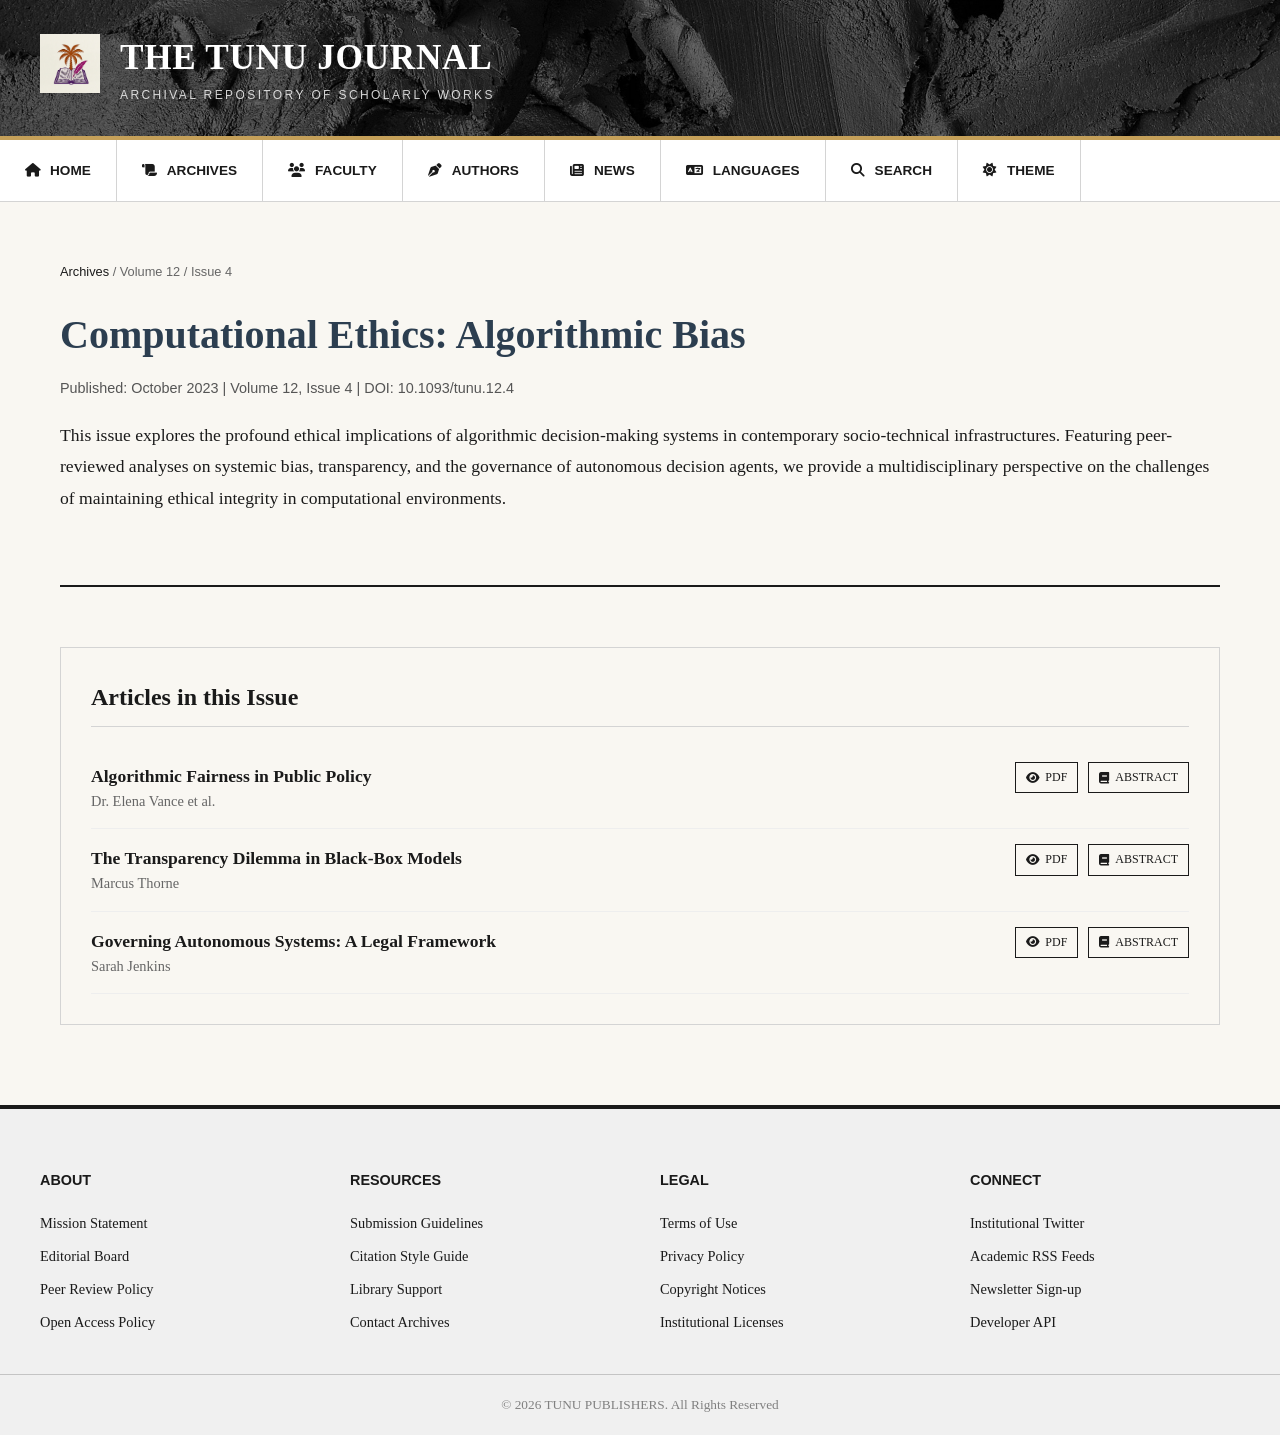
<file: archive/issue/index.html>
<!DOCTYPE html>
<html lang="en">
<head>
    <meta charset="UTF-8">
    <meta name="viewport" content="width=device-width, initial-scale=1.0">
    <title>THE TUNU JOURNAL | Archival Repository</title>
    <link rel="stylesheet" href="https://cdnjs.cloudflare.com/ajax/libs/font-awesome/6.4.0/css/all.min.css">
    <link rel="stylesheet" href="/assets/css/main/def.css">
</head>
<style> 
        .breadcrumb { font-family: sans-serif; font-size: 0.8rem; margin-bottom: 20px; color: #666; }
        .breadcrumb a { color: var(--ink); text-decoration: none; }

        .issue-hero { margin-bottom: 60px; border-bottom: 2px solid var(--ink); padding-bottom: 40px; }
        .issue-hero h1 { font-size: 2.5rem; color: var(--accent); margin-bottom: 10px; }
        .issue-meta { font-family: sans-serif; font-size: 0.9rem; color: #555; margin-bottom: 20px; }

        .abstract { font-size: 1.1rem; line-height: 1.8; margin-bottom: 30px; }

        .toc { border: 1px solid var(--border); padding: 30px; }
        .toc h2 { font-size: 1.5rem; margin-bottom: 20px; border-bottom: 1px solid var(--border); padding-bottom: 10px; }
        .article-item { display: flex; justify-content: space-between; padding: 15px 0; border-bottom: 1px solid #eee; }
        .article-info h4 { font-size: 1.1rem; }
        .article-info p { font-size: 0.9rem; color: #666; }
        .article-actions { display: flex; gap: 10px; a{flex-grow: 0 !important; height: fit-content; gap:5px; display: flex; justify-content: center; align-items: center;} }
        .btn-small { padding: 5px 10px; border: 1px solid var(--ink); font-size: 0.75rem; text-decoration: none; color: var(--ink); text-transform: uppercase; }
        .btn-small:hover { background: var(--ink); color: #fff; }
 
    </style>
</head>
<body>
    
    <header class="header">
        <div class="tunu-desc">
            <div class="tunu-logo">
                <img src="/assets/icons/icon.png" alt="TUNU LOGO">
            </div>
            <div class="tunu-name">
                <h1>THE TUNU JOURNAL</h1>
                
                <p>ARCHIVAL REPOSITORY OF SCHOLARLY WORKS</p>
            </div>
        </div>
    </header>
    
    <nav class="nav">
        <button class="menu-toggle" id="menu-toggle"><i class="fas fa-bars"></i></button>
        <div class="nav-links" id="nav-links">
            <a class="nav-item" href="#"><i class="fas fa-home"></i> HOME</a>
            <a class="nav-item" href="#"><i class="fas fa-scroll"></i> ARCHIVES</a>
            <a class="nav-item" href="#"><i class="fas fa-users"></i> FACULTY</a>
            <a class="nav-item" href="#"><i class="fas fa-pen-nib"></i> AUTHORS</a>
            <a class="nav-item" href="#"><i class="fas fa-newspaper"></i> NEWS</a>
            <a class="nav-item"> <i class="fas fa-language"></i> LANGUAGES </a>
            <a class="nav-item" id="searchToggle"><i class="fas fa-search"></i> SEARCH</a>
            <a class="nav-item" id="toggleTheme"><i class="fas fa-sun"></i> THEME</a>
        </div>
    </nav>

    <div class="loader-overlay">
        <div class="loader-content">
            <div class="spinner"></div>
            <div class="loader-text">
                Please wait...
            </div>
        </div>
    </div>

    <div class="search-overlay">
        <div class="search-content">
            <div class="searchCloseDiv">
                <button id="closeSearch">&times;</button>
            </div>
            <div class="search-form">
                <input type="search" name="" placeholder="Search Journals, Issues, Volumes, e.t.c" id="query" class="searchInput">
                <button class="searchBtn" id="searchBtn"><i class="fas fa-search"></i></button>
            </div>
            <div class="recent-searches">
                <h4 style="margin-bottom: 10px;"> <i class="fas fa-clock"></i> Recent Searches</h4>
                <div class="recent-list">

    
                </div>
            </div>
        </div>
    </div>

    <main>
        <div class="breadcrumb"><a href="index.html">Archives</a> / Volume 12 / Issue 4</div>
        
        <section class="issue-hero">
            <h1>Computational Ethics: Algorithmic Bias</h1>
            <div class="issue-meta">Published: October 2023 | Volume 12, Issue 4 | DOI: 10.1093/tunu.12.4</div>
            <p class="abstract">
                This issue explores the profound ethical implications of algorithmic decision-making systems in contemporary socio-technical infrastructures. Featuring peer-reviewed analyses on systemic bias, transparency, and the governance of autonomous decision agents, we provide a multidisciplinary perspective on the challenges of maintaining ethical integrity in computational environments.
            </p>
        </section>

        <section class="toc">
            <h2>Articles in this Issue</h2>
            <div class="article-item">
                <div class="article-info">
                    <h4>Algorithmic Fairness in Public Policy</h4>
                    <p>Dr. Elena Vance et al.</p>
                </div>
                <div class="article-actions">
                    <a href="#" class="btn-small"> <i class="fas fa-eye"></i> PDF</a>
                    <a href="#" class="btn-small"> <i class="fas fa-book"></i> Abstract</a>
                </div>
            </div>
            <div class="article-item">
                <div class="article-info">
                    <h4>The Transparency Dilemma in Black-Box Models</h4>
                    <p>Marcus Thorne</p>
                </div>
                <div class="article-actions">
                    <a href="#" class="btn-small"><i class="fas fa-eye"></i>PDF</a>
                    <a href="#" class="btn-small"><i class="fas fa-book"></i>Abstract</a>
                </div>
            </div>
            <div class="article-item">
                <div class="article-info">
                    <h4>Governing Autonomous Systems: A Legal Framework</h4>
                    <p>Sarah Jenkins</p>
                </div>
                <div class="article-actions">
                    <a href="#" class="btn-small"><i class="fas fa-eye"></i>PDF</a>
                    <a href="#" class="btn-small"><i class="fas fa-book"></i>Abstract</a>
                </div>
            </div>
        </section>
    </main>


    <footer id="footer">
        <div class="footer-grid">
            <div class="footer-col">
                <h4>About</h4>
                <ul>
                    <li><a href="#">Mission Statement</a></li>
                    <li><a href="#">Editorial Board</a></li>
                    <li><a href="#">Peer Review Policy</a></li>
                    <li><a href="#">Open Access Policy</a></li>
                </ul>
            </div>
            <div class="footer-col">
                <h4>Resources</h4>
                <ul>
                    <li><a href="#">Submission Guidelines</a></li>
                    <li><a href="#">Citation Style Guide</a></li>
                    <li><a href="#">Library Support</a></li>
                    <li><a href="#">Contact Archives</a></li>
                </ul>
            </div>
            <div class="footer-col">
                <h4>Legal</h4>
                <ul>
                    <li><a href="#">Terms of Use</a></li>
                    <li><a href="#">Privacy Policy</a></li>
                    <li><a href="#">Copyright Notices</a></li>
                    <li><a href="#">Institutional Licenses</a></li>
                </ul>
            </div>
            <div class="footer-col">
                <h4>Connect</h4>
                <ul>
                    <li><a href="#">Institutional Twitter</a></li>
                    <li><a href="#">Academic RSS Feeds</a></li>
                    <li><a href="#">Newsletter Sign-up</a></li>
                    <li><a href="#">Developer API</a></li>
                </ul>
            </div>
        </div>
    </footer>
    <div class="bottom-div">
       &copy; 2026 TUNU PUBLISHERS. All Rights Reserved

    </div>

    <script>
        const menuToggle = document.getElementById('menu-toggle');
        const navLinks = document.getElementById('nav-links');

        menuToggle.addEventListener('click', () => {
            navLinks.classList.toggle('active');
            navLinks.scrollIntoView()
            
        });
        document.addEventListener('DOMContentLoaded', ()=>{
            const sBtn = document.querySelector('#searchToggle')
            const cBtn = document.querySelector('#closeSearch')
            const searchInput = document.querySelector('#query')
            const searchBtn = document.querySelector('#searchBtn')
            searchInput.addEventListener('keypress', (e)=>{
                if(e.key == 'Enter'){
                    saveRecent(searchInput.value.trim())
                }
            })

            searchBtn.addEventListener('click', ()=>{
                saveRecent(searchInput.value.trim())
            })
            const searchDiv = document.querySelector('.search-overlay')
            sBtn.addEventListener('click', ()=>{
                searchDiv.classList.toggle('appear')
            })
            cBtn?.addEventListener('click', ()=>{
                searchDiv.classList.toggle('appear')
            })

            let recents = JSON.parse(localStorage.getItem('recent-searches')) || []

            updateSearchUI(recents)


            function saveRecent(text){
                isLoading(true)

                if(!text) return;
                setTimeout(()=>{
                    window.location.href = `/search/?query=${String(text.replaceAll(' ', '+'))}`
                }, 1000)
                if(recents.find(i=>String(i.text).toLowerCase() == String(text).toLowerCase())) return;

                recents.unshift({'text':text, 'id':crypto.randomUUID()})
                recents = recents.slice(0, 10)

                localStorage.setItem('recent-searches', JSON.stringify(recents))

                updateSearchUI(recents)
                isLoading(false)
                

            }

            function updateSearchUI(recents){
                const parent = document.querySelector('.recent-list')
                parent.innerHTML = ''

                if(!recents || recents.length < 1 || recents.text){
                    parent.innerHTML = `
                    
                    <div class="empty">
                    <i class="fas fa-search"></i>
                    <br>

                    <p> Nothing in recents </p>
                    </div>

                    `

                }

                recents.forEach((i, index)=>{
                    const div = document.createElement('div')
                    div.className = 'list-item'
                    div.setAttribute('s-id', i.id)
                    div.title = 'Click to search: ' + i.text
                    div.innerHTML = `
                        <i class="fas fa-external-link"></i>
                        ${i.text.length > 20 ? String(i.text).slice(0, 20) + '...' : i.text}
                        <button id="del-recent" class="del-btn" data-index="${index}">×</button>

                    `
                    parent.appendChild(div)

                    div.addEventListener('click', (e)=>{
                        if(!e.target.classList.contains('del-btn')){
                            searchInput.value = i.text
                            setTimeout(() =>{
                            searchBtn.click()
                            }, 20)
                        }
                    })

                    const btn = div.querySelector('button')
                    btn.addEventListener('click', ()=>{
                        let index = btn.getAttribute('data-index')

                        recents.splice(index)

                        localStorage.setItem('recent-searches',JSON.stringify(recents))

                        div.remove()
                        updateSearchUI()


                    })
                })

            }

            function isLoading(load){
                const loader = document.querySelector('.loader-overlay')
                if(load){
                    loader.classList.add('appear')
                } else{
                    loader.classList.remove('appear')
                }
            }
            const themeBtn = document.querySelector('#toggleTheme')
            const theme = localStorage.getItem('theme')
            if(theme && theme == 'dark'){
                document.body.classList.add('dark-theme')
            }

            themeBtn.addEventListener('click', ()=>{
                if(theme == 'dark' && document.body.classList.contains('dark-theme')){
                    toggleTheme()
                    localStorage.removeItem('theme')
                } else{
                    toggleTheme('dark')
                    localStorage.setItem('theme', 'dark')
                }
            })

            function toggleTheme(type){

                if(type && type == 'dark'){
                    document.body.classList.add('dark-theme')
                } else{
                    document.body.classList.remove('dark-theme')
                }

            }
        })
    </script>
</body>
</html>
</file>
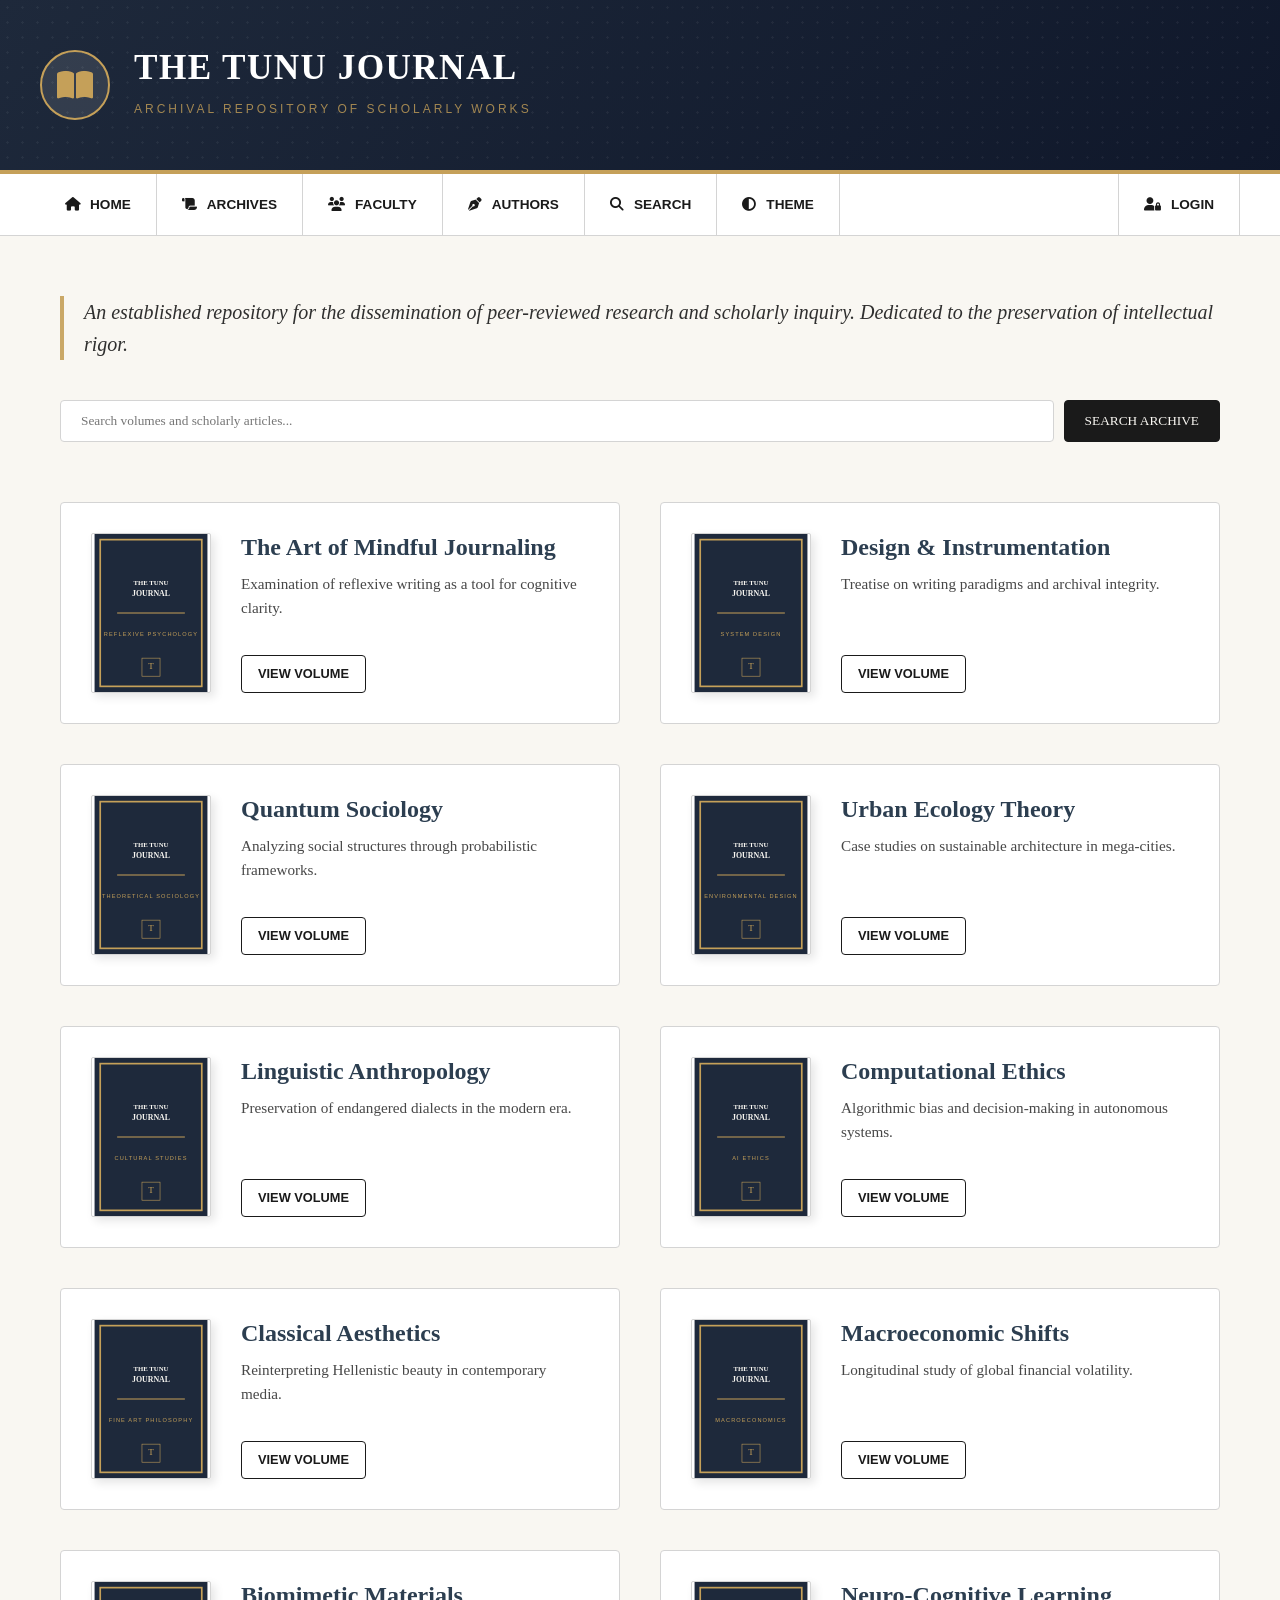
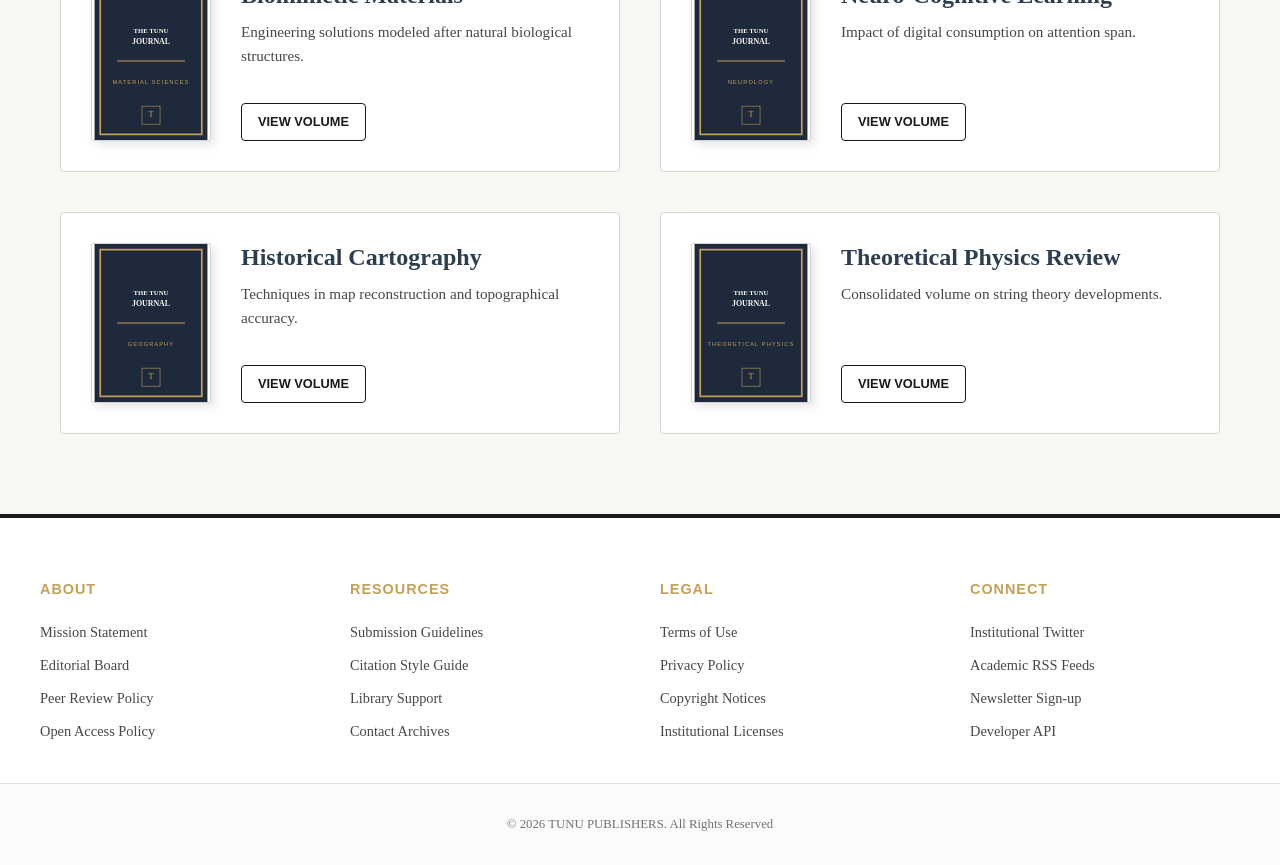
<file: google.html>
<!DOCTYPE html>
<html lang="en">
<head>
    <meta charset="UTF-8">
    <meta name="viewport" content="width=device-width, initial-scale=1.0">
    <title>THE TUNU JOURNAL | Archival Repository</title>
    <link rel="stylesheet" href="https://cdnjs.cloudflare.com/ajax/libs/font-awesome/6.4.0/css/all.min.css">
    <script type="text/javascript">
        function googleTranslateElementInit() {
          new google.translate.TranslateElement({
            pageLanguage: 'en',
            includedLanguages: 'en,es,fr,de,zh-CN,ar',
            layout: google.translate.TranslateElement.InlineLayout.SIMPLE
          }, 'google_translate_element');
        }
    </script>
    <script type="text/javascript" src="//translate.google.com/translate_a/element.js?cb=googleTranslateElementInit"></script>
<script type="text/javascript">
    var Tawk_API=Tawk_API||{}, Tawk_LoadStart=new Date();
    (function(){
    var s1=document.createElement("script"),s0=document.getElementsByTagName("script")[0];
    s1.async=true;
    s1.src='https://embed.tawk.to/6a390035b68b001d44260e30/1jrnahl15';
    s1.charset='UTF-8';
    s1.setAttribute('crossorigin','*');
    s0.parentNode.insertBefore(s1,s0);
    })();
    </script>
    <style>
        :root {
            --paper: #f9f7f2;
            --ink: #1a1a1a;
            --accent: #2c3e50;
            --border: #d4d4d4;
            --header-bg: #1e293b;
            --card-bg: #ffffff;
            --modal-bg: rgba(0, 0, 0, 0.6);
            --gold: #c5a059;
        }

        body.dark-theme {
            --paper: #121212;
            --ink: #e0e0e0;
            --accent: #c5a059;
            --border: #333333;
            --header-bg: #0f172a;
            --card-bg: #1e1e1e;
            --modal-bg: rgba(0, 0, 0, 0.85);
        }

        * { padding: 0; margin: 0; box-sizing: border-box; scroll-behavior: smooth; }
        
        body {
            font-family: 'Georgia', serif;
            background-color: var(--paper);
            color: var(--ink);
            line-height: 1.6;
            transition: background-color 0.3s ease, color 0.3s ease;
        }

        .header {
            background: var(--header-bg);
            color: #fff;
            padding: 40px;
            border-bottom: 4px solid var(--gold);
            background-image: linear-gradient(135deg, rgba(30, 41, 59, 0.95) 0%, rgba(15, 23, 42, 0.98) 100%);
            position: relative;
            overflow: hidden;
        }

        .header::before {
            content: '';
            position: absolute;
            top: 0; left: 0; right: 0; bottom: 0;
            opacity: 0.05;
            background-image: radial-gradient(circle, #fff 10%, transparent 10.5%);
            background-size: 15px 15px;
            pointer-events: none;
        }

        .tunu-desc { 
            display: flex; 
            align-items: center; 
            gap: 24px; 
            max-width: 1200px;
            margin: 0 auto;
            position: relative;
            z-index: 1;
        }

        .tunu-logo {
            display: flex;
            align-items: center;
            justify-content: center;
            background: rgba(255, 255, 255, 0.1);
            border: 2px solid var(--gold);
            border-radius: 50%;
            width: 70px;
            height: 70px;
            color: var(--gold);
            font-size: 2rem;
        }

        .tunu-name h1 { 
            font-size: 2.2rem; 
            letter-spacing: 0.04em; 
            font-weight: 700;
            color: #ffffff;
        }
        .tunu-name p { 
            font-family: sans-serif; 
            font-size: 0.75rem; 
            letter-spacing: 0.25em; 
            opacity: 0.8; 
            color: var(--gold);
            margin-top: 4px;
        }

        #google_translate_element {
            margin-top: 10px;
        }

        .nav {
            background: var(--card-bg);
            display: flex;
            align-items: center;
            border-bottom: 1px solid var(--border);
            position: sticky;
            top: 0;
            z-index: 100;
            transition: background-color 0.3s ease, border-color 0.3s ease;
        }

        .nav-links {
            display: flex;
            flex-wrap: wrap;
            width: 100%;
            max-width: 1200px;
            margin: 0 auto;
        }

        .nav-item {
            color: var(--ink);
            text-decoration: none;
            padding: 20px 25px;
            display: inline-flex;
            align-items: center;
            gap: 10px;
            font-family: sans-serif;
            font-size: 0.85rem;
            font-weight: 600;
            border-right: 1px solid var(--border);
            cursor: pointer;
            transition: background 0.2s;
        }
        .nav-item:hover { 
            background: rgba(0, 0, 0, 0.05); 
        }
        body.dark-theme .nav-item:hover {
            background: rgba(255, 255, 255, 0.05);
        }

        .menu-toggle {
            display: none;
            background: var(--card-bg);
            border: 1px solid var(--border);
            padding: 15px;
            font-size: 1.2rem;
            cursor: pointer;
            position: fixed;
            z-index: 2000;
            top: 15px;
            color: var(--ink);
            right: 15px;
            box-shadow: 0 4px 12px rgba(0, 0, 0, 0.15);
            border-radius: 4px;
        }

        main { max-width: 1200px; margin: 60px auto; padding: 0 20px; }

        .intro { 
            font-size: 1.25rem; 
            margin-bottom: 40px; 
            border-left: 4px solid var(--gold); 
            padding-left: 20px; 
            font-style: italic;
            color: var(--ink);
            opacity: 0.9;
        }

        .search-area {
            display: flex;
            gap: 10px;
            margin-bottom: 60px;
        }

        .search-area input {
            flex-grow: 1;
            background: var(--card-bg);
            color: var(--ink);
            border: 1px solid var(--border);
            border-radius: 4px;
            padding: 12px 20px;
        }

        input, button {
            font-family: 'Georgia', serif;
            padding: 12px 20px;
            border: 1px solid var(--border);
            outline: none;
        }

        button {
            background: var(--ink);
            color: var(--paper);
            cursor: pointer;
            border: 1px solid var(--ink);
            border-radius: 4px;
            transition: all 0.2s ease;
        }
        button:hover {
            opacity: 0.9;
        }

        .grid { 
            display: grid; 
            grid-template-columns: 1fr; 
            gap: 40px; 
        }

        @media (min-width: 992px) {
            .grid { grid-template-columns: 1fr 1fr; }
        }

        .card {
            background: var(--card-bg);
            display: flex;
            border: 1px solid var(--border);
            padding: 30px;
            gap: 30px;
            border-radius: 4px;
            transition: transform 0.2s ease, box-shadow 0.2s ease;
        }
        .card:hover {
            transform: translateY(-2px);
            box-shadow: 0 8px 24px rgba(0,0,0,0.06);
        }

        .card-image {
            display: flex;
            align-items: center;
            justify-content: center;
        }

        .card-image svg {
            width: 120px;
            height: 160px;
            border: 1px solid var(--border);
            border-radius: 2px;
            box-shadow: 4px 4px 10px rgba(0,0,0,0.1);
        }

        .card-content {
            display: flex;
            flex-direction: column;
            justify-content: space-between;
        }

        .card-content h3 { 
            font-size: 1.5rem; 
            margin-bottom: 10px; 
            color: var(--accent); 
            line-height: 1.2;
        }
        .card-content p { 
            margin-bottom: 20px; 
            color: var(--ink);
            opacity: 0.8;
            font-size: 0.95rem;
        }

        .btn-link {
            align-self: flex-start;
            display: inline-block;
            border: 1px solid var(--ink);
            color: var(--ink);
            padding: 8px 16px;
            text-decoration: none;
            font-family: sans-serif;
            font-size: 0.8rem;
            font-weight: 600;
            text-transform: uppercase;
            border-radius: 4px;
            transition: all 0.2s ease;
        }
        .btn-link:hover { background: var(--ink); color: var(--paper); }

        footer {
            background: var(--card-bg);
            padding: 60px 40px 30px 40px;
            border-top: 4px solid var(--ink);
            margin-top: 80px;
            transition: background-color 0.3s ease;
        }
        .footer-grid {
            display: grid;
            grid-template-columns: repeat(auto-fit, minmax(200px, 1fr));
            gap: 40px;
            max-width: 1200px;
            margin: 0 auto;
        }
        .footer-col h4 { font-family: sans-serif; text-transform: uppercase; margin-bottom: 20px; font-size: 0.9rem; color: var(--gold); letter-spacing: 1px; }
        .footer-col ul { list-style: none; }
        .footer-col li { margin-bottom: 10px; font-size: 0.9rem; }
        .footer-col a { color: var(--ink); opacity: 0.8; text-decoration: none; transition: opacity 0.2s; }
        .footer-col a:hover { text-decoration: underline; opacity: 1; }

        @media (max-width: 768px) {
            .menu-toggle { display: block; }
            .nav-links {
                display: none;
                flex-direction: column;
                width: 100%;
                background: var(--card-bg);
                border-bottom: 1px solid var(--border);
            }
            .nav-links.active { display: flex; }
            .nav-item { border-right: none; border-bottom: 1px solid var(--border); width: 100%; }
            .card { flex-direction: column; }
            .card-image svg { width: 100px; height: 140px; }
            .tunu-desc{
                flex-direction: column;
                gap: 12px;
            }
            .tunu-name{
                text-align: center;
            }
            .tunu-logo {
                width: 80px;
                height: 80px;
                font-size: 2.5rem;
            }
        }

        .bottom-div{
            width: 100%;
            padding: 30px;
            border-top: 1px solid var(--border);
            justify-content: center;
            align-items: center;
            display: flex;
            font-size: 0.8rem;
            color: var(--ink);
            opacity: 0.6;
            background: var(--card-bg);
            transition: background-color 0.3s ease;
        }

        .search-overlay{
            background: var(--paper);
            width:100%;
            height: 100vh;
            position: fixed;
            top: -100%;
            right: 0;
            display: flex;
            justify-content: center;
            align-items:flex-start;
            z-index: 3000;
            opacity: 0;
            transition: all 0.4s cubic-bezier(0.16, 1, 0.3, 1);
        }
        .search-form{
            width: 100%;
            display: flex;
            justify-content: center;
            align-items: center;
            margin: 200px auto;
        }
        .search-content{
            width: 100%;
            max-width: 600px;
            padding: 20px;
            position: relative;
        }
        .searchInput{
            width: 100% ;
            background: var(--card-bg);
            color: var(--ink);
            border: 1px solid var(--border);
            border-radius: 4px;
            padding: 15px 20px;
            font-size: 1.1rem;
        }
        #closeSearch{
            background: transparent;
            color: #ff4d4d;
            font-size: 2.5rem;
            padding: 5px;
            position: absolute;
            right: 30px;
            top: -50px;
            border: 0;
            cursor: pointer;
        }
        #closeSearch:active{
            scale: 0.9;
        }
        .searchBtn{
            background: var(--ink);
            color: var(--paper);
            border: 1px solid var(--ink);
            border-radius: 4px;
            padding: 15px 25px;
            margin-left: 10px;
            transition: all 0.15s ease-in-out;
        }
        .searchBtn:active{
            scale: 0.95;
        }
        .search-overlay.appear{
            display: flex;
            opacity: 1;
            top: 0;
        }

        /* Modal Styles */
        .modal {
            position: fixed;
            top: 0; left: 0; right: 0; bottom: 0;
            background: var(--modal-bg);
            display: flex;
            align-items: center;
            justify-content: center;
            z-index: 5000;
            opacity: 0;
            pointer-events: none;
            transition: opacity 0.3s ease;
        }
        .modal.active {
            opacity: 1;
            pointer-events: auto;
        }
        .modal-content {
            background: var(--card-bg);
            border: 1px solid var(--border);
            border-radius: 6px;
            width: 100%;
            max-width: 420px;
            padding: 40px;
            position: relative;
            box-shadow: 0 10px 30px rgba(0,0,0,0.3);
            transform: translateY(-20px);
            transition: transform 0.3s ease;
        }
        .modal.active .modal-content {
            transform: translateY(0);
        }
        .modal-close {
            position: absolute;
            top: 20px; right: 20px;
            background: none;
            border: none;
            font-size: 1.5rem;
            color: var(--ink);
            opacity: 0.5;
            cursor: pointer;
        }
        .modal-close:hover {
            opacity: 1;
        }
        .modal-title {
            font-size: 1.8rem;
            margin-bottom: 25px;
            text-align: center;
            color: var(--accent);
            border-bottom: 2px solid var(--gold);
            padding-bottom: 15px;
        }
        .form-group {
            margin-bottom: 20px;
        }
        .form-group label {
            display: block;
            font-family: sans-serif;
            font-size: 0.8rem;
            font-weight: 600;
            text-transform: uppercase;
            margin-bottom: 8px;
            color: var(--ink);
            opacity: 0.8;
        }
        .form-group input {
            width: 100%;
            background: var(--paper);
            color: var(--ink);
            border: 1px solid var(--border);
            border-radius: 4px;
            padding: 12px;
        }
        .form-actions {
            display: flex;
            justify-content: space-between;
            align-items: center;
            font-family: sans-serif;
            font-size: 0.85rem;
            margin-bottom: 20px;
        }
        .form-actions label {
            display: flex;
            align-items: center;
            gap: 6px;
            cursor: pointer;
        }
        .form-actions a {
            color: var(--accent);
            text-decoration: none;
        }
        .form-actions a:hover {
            text-decoration: underline;
        }
        .btn-submit {
            width: 100%;
            padding: 14px;
            font-family: sans-serif;
            font-weight: 600;
            text-transform: uppercase;
            letter-spacing: 0.05em;
            background: var(--gold);
            border: 1px solid var(--gold);
            color: #ffffff;
            border-radius: 4px;
        }
        .btn-submit:hover {
            background: var(--ink);
            border-color: var(--ink);
        }
        .modal-notice {
            margin-top: 15px;
            text-align: center;
            font-size: 0.85rem;
            color: var(--ink);
            opacity: 0.7;
        }
        .modal-notice a {
            color: var(--accent);
            font-weight: 600;
            text-decoration: none;
        }
    </style>
</head>
<body>

    <div class="search-overlay" id="search-overlay">
        <div class="search-content">
            <button id="closeSearch">&times;</button>
            <div class="search-form">
                <input type="search" placeholder="Search Journals, Issues, Volumes, etc..." id="query" class="searchInput">
                <button class="searchBtn" id="searchBtn"><i class="fas fa-search"></i></button>
            </div>
        </div>
    </div>
    
    <div class="modal" id="login-modal">
        <div class="modal-content">
            <button class="modal-close" id="login-close">&times;</button>
            <h2 class="modal-title">Archival Sign In</h2>
            <form id="login-form">
                <div class="form-group">
                    <label for="username">Scholar Email / ID</label>
                    <input type="text" id="username" required placeholder="name@institution.edu">
                </div>
                <div class="form-group">
                    <label for="password">Password</label>
                    <input type="password" id="password" required placeholder="••••••••">
                </div>
                <div class="form-actions">
                    <label><input type="checkbox"> Remember active session</label>
                    <a href="#" id="forgot-password">Forgot password?</a>
                </div>
                <button type="submit" class="btn-submit">Authenticate Credentials</button>
            </form>
            <p class="modal-notice">Need institutional access? <a href="#">Register here</a></p>
        </div>
    </div>

    <header class="header">
        <div class="tunu-desc">
            <div class="tunu-logo">
                <i class="fas fa-book-open"></i>
            </div>
            <div class="tunu-name">
                <h1>THE TUNU JOURNAL</h1>
                <p>ARCHIVAL REPOSITORY OF SCHOLARLY WORKS</p>
                <div id="google_translate_element"></div>
            </div>
        </div>
    </header>
    
    <nav class="nav">
        <button class="menu-toggle" id="menu-toggle"><i class="fas fa-bars"></i></button>
        <div class="nav-links" id="nav-links">
            <a class="nav-item" href="#"><i class="fas fa-home"></i> HOME</a>
            <a class="nav-item" href="#"><i class="fas fa-scroll"></i> ARCHIVES</a>
            <a class="nav-item" href="#"><i class="fas fa-users"></i> FACULTY</a>
            <a class="nav-item" href="#"><i class="fas fa-pen-nib"></i> AUTHORS</a>
            <a class="nav-item" id="nav-search-trigger"><i class="fas fa-search"></i> SEARCH</a>
            <a class="nav-item" id="theme-toggle"><i class="fas fa-circle-half-stroke"></i> THEME</a>
            <a class="nav-item" id="login-trigger" style="margin-left: auto; border-left: 1px solid var(--border);"><i class="fas fa-user-lock"></i> LOGIN</a>
        </div>
    </nav>

    <main>
        <section class="intro">
            An established repository for the dissemination of peer-reviewed research and scholarly inquiry. Dedicated to the preservation of intellectual rigor.
        </section>

        <div class="search-area">
            <input type="text" id="main-search-input" placeholder="Search volumes and scholarly articles...">
            <button id="main-search-btn">SEARCH ARCHIVE</button>
        </div>

        <section class="grid" id="journal-grid"></section>
    </main>

    <footer id="footer">
        <div class="footer-grid">
            <div class="footer-col">
                <h4>About</h4>
                <ul>
                    <li><a href="#">Mission Statement</a></li>
                    <li><a href="#">Editorial Board</a></li>
                    <li><a href="#">Peer Review Policy</a></li>
                    <li><a href="#">Open Access Policy</a></li>
                </ul>
            </div>
            <div class="footer-col">
                <h4>Resources</h4>
                <ul>
                    <li><a href="#">Submission Guidelines</a></li>
                    <li><a href="#">Citation Style Guide</a></li>
                    <li><a href="#">Library Support</a></li>
                    <li><a href="#">Contact Archives</a></li>
                </ul>
            </div>
            <div class="footer-col">
                <h4>Legal</h4>
                <ul>
                    <li><a href="#">Terms of Use</a></li>
                    <li><a href="#">Privacy Policy</a></li>
                    <li><a href="#">Copyright Notices</a></li>
                    <li><a href="#">Institutional Licenses</a></li>
                </ul>
            </div>
            <div class="footer-col">
                <h4>Connect</h4>
                <ul>
                    <li><a href="#">Institutional Twitter</a></li>
                    <li><a href="#">Academic RSS Feeds</a></li>
                    <li><a href="#">Newsletter Sign-up</a></li>
                    <li><a href="#">Developer API</a></li>
                </ul>
            </div>
        </div>
    </footer>
    
    <div class="bottom-div">
        &copy; 2026 TUNU PUBLISHERS. All Rights Reserved
    </div>

    <script>
        const journals = [
            { title: "The Art of Mindful Journaling", desc: "Examination of reflexive writing as a tool for cognitive clarity.", subject: "Reflexive Psychology" },
            { title: "Design & Instrumentation", desc: "Treatise on writing paradigms and archival integrity.", subject: "System Design" },
            { title: "Quantum Sociology", desc: "Analyzing social structures through probabilistic frameworks.", subject: "Theoretical Sociology" },
            { title: "Urban Ecology Theory", desc: "Case studies on sustainable architecture in mega-cities.", subject: "Environmental Design" },
            { title: "Linguistic Anthropology", desc: "Preservation of endangered dialects in the modern era.", subject: "Cultural Studies" },
            { title: "Computational Ethics", desc: "Algorithmic bias and decision-making in autonomous systems.", subject: "AI Ethics" },
            { title: "Classical Aesthetics", desc: "Reinterpreting Hellenistic beauty in contemporary media.", subject: "Fine Art Philosophy" },
            { title: "Macroeconomic Shifts", desc: "Longitudinal study of global financial volatility.", subject: "Macroeconomics" },
            { title: "Biomimetic Materials", desc: "Engineering solutions modeled after natural biological structures.", subject: "Material Sciences" },
            { title: "Neuro-Cognitive Learning", desc: "Impact of digital consumption on attention span.", subject: "Neurology" },
            { title: "Historical Cartography", desc: "Techniques in map reconstruction and topographical accuracy.", subject: "Geography" },
            { title: "Theoretical Physics Review", desc: "Consolidated volume on string theory developments.", subject: "Theoretical Physics" }
        ];

        const journalGrid = document.getElementById('journal-grid');

        function renderJournals(list) {
            journalGrid.innerHTML = list.map(j => `
                <article class="card">
                    <div class="card-image">
                        <svg viewBox="0 0 100 140" fill="none" xmlns="http://www.w3.org/2000/svg">
                            <rect width="100" height="140" fill="#1e293b"/>
                            <rect x="5" y="5" width="90" height="130" fill="none" stroke="#c5a059" stroke-width="1.5"/>
                            <text x="50%" y="45" font-family="'Georgia', serif" font-size="6" fill="#f9f7f2" text-anchor="middle" font-weight="bold">THE TUNU</text>
                            <text x="50%" y="55" font-family="'Georgia', serif" font-size="7" fill="#f9f7f2" text-anchor="middle" font-weight="bold">JOURNAL</text>
                            <line x1="20" y1="70" x2="80" y2="70" stroke="#c5a059" stroke-width="1"/>
                            <text x="50%" y="90" font-family="sans-serif" font-size="5" fill="#c5a059" text-anchor="middle" letter-spacing="1">${j.subject ? j.subject.toUpperCase() : 'SCHOLARLY WORK'}</text>
                            <rect x="42" y="110" width="16" height="16" fill="none" stroke="#c5a059" stroke-width="0.5"/>
                            <text x="50%" y="120" font-family="'Georgia', serif" font-size="8" fill="#c5a059" text-anchor="middle">T</text>
                        </svg>
                    </div>
                    <div class="card-content">
                        <div>
                            <h3>${j.title}</h3>
                            <p>${j.desc}</p>
                        </div>
                        <a href="#" class="btn-link">VIEW VOLUME</a>
                    </div>
                </article>
            `).join('');
        }

        renderJournals(journals);

        const menuToggle = document.getElementById('menu-toggle');
        const navLinks = document.getElementById('nav-links');

        menuToggle.addEventListener('click', () => {
            navLinks.classList.toggle('active');
        });

        const themeToggle = document.getElementById('theme-toggle');
        themeToggle.addEventListener('click', () => {
            document.body.classList.toggle('dark-theme');
        });

        const searchOverlay = document.getElementById('search-overlay');
        const searchTrigger = document.getElementById('nav-search-trigger');
        const closeSearch = document.getElementById('closeSearch');
        const searchInput = document.getElementById('query');
        const searchBtn = document.getElementById('searchBtn');

        function openSearchOverlay() {
            searchOverlay.classList.add('appear');
            searchInput.focus();
        }

        function closeSearchOverlay() {
            searchOverlay.classList.remove('appear');
        }

        searchTrigger.addEventListener('click', openSearchOverlay);
        closeSearch.addEventListener('click', closeSearchOverlay);

        function handleSearch(query) {
            const filtered = journals.filter(j => 
                j.title.toLowerCase().includes(query.toLowerCase()) || 
                j.desc.toLowerCase().includes(query.toLowerCase())
            );
            renderJournals(filtered);
            closeSearchOverlay();
            document.querySelector('main').scrollIntoView();
        }

        searchBtn.addEventListener('click', () => {
            handleSearch(searchInput.value);
        });

        searchInput.addEventListener('keypress', (e) => {
            if (e.key === 'Enter') {
                handleSearch(searchInput.value);
            }
        });

        const mainSearchInput = document.getElementById('main-search-input');
        const mainSearchBtn = document.getElementById('main-search-btn');

        mainSearchBtn.addEventListener('click', () => {
            handleSearch(mainSearchInput.value);
        });

        mainSearchInput.addEventListener('keypress', (e) => {
            if (e.key === 'Enter') {
                handleSearch(mainSearchInput.value);
            }
        });

        const loginModal = document.getElementById('login-modal');
        const loginTrigger = document.getElementById('login-trigger');
        const loginClose = document.getElementById('login-close');
        const loginForm = document.getElementById('login-form');

        loginTrigger.addEventListener('click', (e) => {
            e.preventDefault();
            loginModal.classList.add('active');
        });

        loginClose.addEventListener('click', () => {
            loginModal.classList.remove('active');
        });

        loginModal.addEventListener('click', (e) => {
            if (e.target === loginModal) {
                loginModal.classList.remove('active');
            }
        });

        loginForm.addEventListener('submit', (e) => {
            e.preventDefault();
            loginModal.classList.remove('active');
            const submitBtn = loginForm.querySelector('.btn-submit');
            const originalText = submitBtn.textContent;
            submitBtn.textContent = "Authorized";
            submitBtn.style.background = "#2e7d32";
            submitBtn.style.borderColor = "#2e7d32";
            loginTrigger.innerHTML = `<i class="fas fa-user-circle"></i> ACCOUNT`;
        });
    </script>
</body>
</html>
</file>
<file: assets/css/main/def.css>
:root {
    --paper: #f9f7f2;
    --ink: #1a1a1a;
    --accent: #2c3e50;
    --border: #d4d4d4;
    --header-bg: #1e293b;
}

* { padding: 0; margin: 0; box-sizing: border-box; scroll-behavior: smooth; }

body {
    font-family: 'Georgia', serif;
    background-color: var(--paper);
    color: var(--ink);
    line-height: 1.6;
}
.sub-menu{
    position: absolute;
    background: black;
    left: 0;
    width: 100%;
    height: 100%;
}


#lang-a{
    position: relative;
}

.dark-theme{
    color-scheme: dark;
    background: rgba(0, 0, 0, 0.812);
    h1, h2, h3, h4, h5{
        color: rgba(255, 191, 0, 0.656) !important;
    }
    p, i, b, strong, span, div{
        color: white !important;
    }
    .fas{
        color: rgb(0, 0, 0) !important;
    }
    a{
        color: rgb(255, 255, 0) !important;
    }
    footer{
        background: rgba(66, 64, 64, 0.333);
        *{
            color: white !important;
        }
    }
    .issue-hero{
        border-bottom: 2px solid rgba(255, 255, 255, 0.186);
    }
    .nav-item:hover{
        background: black;
        *{
            color: yellow !important;
        }
    }
    .bottom-div{
        background: black;
    }
    .btn-small .fas{
        color:  white !important;
    }
    .btn-small{
        border: 1px solid rgba(255, 255, 255, 0.264);
    }
    .nav{
        background: rgb(158, 104, 4);
    }
    .issue-meta{
        color: grey !important;
    }
    .search-overlay{
        background: rgb(56, 55, 55);
    }
    .list-item{
        background: black;
        i{
            color:yellow !important;
        }
        &:hover{
            background: #444;
        }
    }
    .loader-content{
        background: #4d4d4d;
    }
    #searchBtn{
        background: #000000;
       i{color: white !important;}
    }
    @media (max-width:768px) {
       .nav-links{
        background: rgb(0, 0, 0);
        .fas{
            color: yellow !important;
        }
        &:hover{
            background: #444;
        }
    } 
    }
    
    
}
@media (max-width:500px) {
    .article-item{
        flex-direction: column;
    }
    
}

.header {
    background: var(--header-bg);
    color: #fff;
    padding: 30px 40px;
    border-bottom: 4px solid #c5a059;
    background-image: url(/assets/bgs/11_09_2018_Textures5595A.jpg);
    background-position: center;
    background-repeat: no-repeat;
    background-size: cover;
}

.tunu-desc { display: flex; align-items: center; gap: 20px; }

.tunu-logo img {
    width: 60px;
    height: 60px;
    object-fit: contain;
}

.tunu-name h1 { font-size: 2.2rem; letter-spacing: 0.02em; }
.tunu-name p { font-family: sans-serif; font-size: 0.75rem; letter-spacing: 0.2em; opacity: 0.8; }

/* Navigation Styles */
.nav {
    background: #fff;
    display: flex;
    align-items: center;
    border-bottom: 1px solid var(--border);
    position: relative;
}

.nav-links {
    display: flex;
    flex-wrap: wrap;
}

.nav-item {
    color: var(--ink);
    text-decoration: none;
    padding: 20px 25px;
    display: inline-flex;
    align-items: center;
    gap: 10px;
    font-family: sans-serif;
    font-size: 0.85rem;
    font-weight: 600;
    cursor: pointer;
    border-right: 1px solid var(--border);
}
.nav-item:hover { background: #f0f0f0; }

.menu-toggle {
    display: none;
    background: none;
    border: none;
    padding: 20px;
    font-size: 1.2rem;
    cursor: pointer;
    background: rgb(255, 255, 255);
    position: fixed;
    z-index: 200000;
    top: 0px;
    color: black;
    right: 10px;
    box-shadow: 2px 3px 7px rgba(0, 0, 0, 0.259);
}

main { max-width: 1200px; margin: 60px auto; padding: 0 20px; }

.intro { font-size: 1.2rem; margin-bottom: 40px; border-left: 4px solid var(--ink); padding-left: 20px; }

.search-area {
    display: flex;
    gap: 10px;
    margin-bottom: 60px;
}

input, button {
    font-family: 'Georgia', serif;
    padding: 12px 20px;
    border: 1px solid var(--ink);
    outline: none;
}

button {
    background: var(--ink);
    color: #fff;
    cursor: pointer;
}

.grid { 
    display: grid; 
    grid-template-columns: 1fr; 
    gap: 40px; 
}

@media (min-width: 992px) {
    .grid { grid-template-columns: 1fr 1fr; }
}

.card {
    background: #fff;
    display: flex;
    border: 1px solid var(--border);
    padding: 30px;
    gap: 30px;
}

.card-image img {
    width: 140px;
    height: 180px;
    object-fit: cover;
    border: 1px solid var(--border);
}

.card-content h3 { font-size: 1.8rem; margin-bottom: 10px; color: var(--accent); }
.card-content p { margin-bottom: 20px; color: #444; }

.btn-link {
    display: inline-block;
    border: 1px solid var(--ink);
    color: var(--ink);
    padding: 8px 16px;
    text-decoration: none;
    font-family: sans-serif;
    font-size: 0.8rem;
    text-transform: uppercase;
}
.btn-link:hover { background: var(--ink); color: #fff; }

footer {
    background: #f0f0f0;
    padding: 60px 40px 30px 40px;
    border-top: 4px solid var(--ink);
    margin-top: 80px;
}
.footer-grid {
    display: grid;
    grid-template-columns: repeat(auto-fit, minmax(200px, 1fr));
    gap: 40px;
}
.footer-col h4 { font-family: sans-serif; text-transform: uppercase; margin-bottom: 20px; font-size: 0.9rem; }
.footer-col ul { list-style: none; }
.footer-col li { margin-bottom: 10px; font-size: 0.9rem; }
.footer-col a { color: var(--ink); text-decoration: none; }
.footer-col a:hover { text-decoration: underline; }

/* Responsive Breakpoints */
@media (max-width: 768px) {
    .menu-toggle { display: block; }
    .nav-links {
        display: none;
        flex-direction: column;
        width: 100%;
        position:absolute;
        top: 0;
        left: 0;
        background: white;
        z-index: 10;
        border-bottom: 1px solid var(--border);
    }
    .nav-links.active { display: flex; }
    .nav-item { border-right: none; border-bottom: 1px solid var(--border); }
    .card { flex-direction: column; }
    .card-image img { width: 100%; height: auto; }
    .tunu-desc{
        flex-direction: column;
        gap: 0;
    }
    .tunu-name{
        text-align: center;
    }
    .tunu-logo img{
        width: 100px;
        height: 100px;
    }
}
.bottom-div{
    width: 100%;
    height: 10px;
    padding: 30px;
    border-top: 1px solid rgba(0, 0, 0, 0.184);
    justify-content: center;
    align-items: center;
    display: flex;
    font-size: smaller;
    color: grey;
    background: #f0f0f0;

}


.search-overlay{
    background: rgb(255, 255, 255);
    width:100%;
    height: 100vh;
    position: fixed;
    top: -100%;
    right: 0;
    display: flex;
    justify-content: center;
    align-items:flex-start;
    z-index: 300000;
    opacity: 0;
}
.search-form{
    width: 100%;
    display: flex;
    justify-content: center;
    align-items: center;
    margin: 200px auto 0 auto;


}
.search-content{
    width: 100%;
    padding: 20px;
    position: relative;
}
.searchInput{
    width: 100% ;
    max-width: 400px;
    &::-webkit-search-cancel-button{
        cursor: pointer;
    }
}
#closeSearch{
    background: #0000;
    color: red;
    font-size: xx-large;
    padding: 5px;
    position: absolute;
    right: 30px;
    top: 20px;
    float: right;
    border: 0;
    &:active{
        scale: 0.9;
    }
}
.searchBtn{
    transition: all 0.15s ease-in-out;
    &:active{
        text-indent: 2px;
        transition: all 0.15s ease-in-out;
    }
}
.search-overlay.appear{
    display: flex;
    opacity: 1;
    top: 0;
    transition: all 0.4s ease-in-out;
}
.recent-searches{
    margin-top: 20px;
    text-align: center;

}
.recent-list{
    display: flex;
    gap: 20px;
    justify-content: center;
    align-items: center;
    flex-wrap: wrap;
}
.list-item{
    background: rgb(255, 255, 255);
    padding: 5px;
    border: 1px solid black;
    cursor: pointer;
    display: flex;
    justify-content: center;
    align-items: center;
    transition: all 0.3s ease-in-out;
    user-select: none;
    position: relative;
    gap: 5px;
    flex-wrap: nowrap;
    &:hover{
        background: #f0f0f0;
        transform-origin: top;

        i{
            transform:rotate(360deg);
            transform-origin:center;
            transition: all 0.3s ease-in-out;
        }
    }
    &:active{
        scale: 0.98;
    }
}
#del-recent{
    background: red;
    padding: 4px;
    border: 0;
    border-radius: 50%;
    width: 20px;
    text-align: center;
    height: 20px;
    display: flex;
    justify-content: center;
    align-items: center;
    &:hover{
        border: 2px solid white;
        outline: 1px solid #00000022;
    }
}
.empty{
    margin-top: 30px;
    user-select: none;
    color: rgba(128, 128, 128, 0.364);
    font-family:'Segoe UI', Tahoma, Geneva, Verdana, sans-serif;
    font-size: 1.5em;
    i{
        font-size: 2em;
        
    }
}
.loader-overlay{
    position: fixed;
    top: 0;
    right: 0;
    width: 100%;
    display:none;
    background: #00000077;
    height: 100vh;
    justify-content: center;
    align-items: center;
    z-index: 400000;
}
.loader-content{
    background: white;
    padding: 10px;
    width: 90%;
    max-width: 300px;
    border-radius: 10px;
    min-height: 150px;
    display: flex;
    justify-content: center;
    align-items: center;
    flex-direction: column;
    gap: 10px;
    font-family: 'Segoe UI', Tahoma, Geneva, Verdana, sans-serif;
    user-select: none;
}
.spinner{
    border: 5px solid rgba(0, 0, 0, 0.048);
    border-bottom: 5px solid magenta;
    width: 50px;
    height: 50px;
    border-radius: 50%;
    animation: spin 0.7s linear infinite;

}
@keyframes spin {
    100%{
        rotate: 360deg;
    }
    
}
.loader-overlay.appear{
    display: flex;
}
</file>
